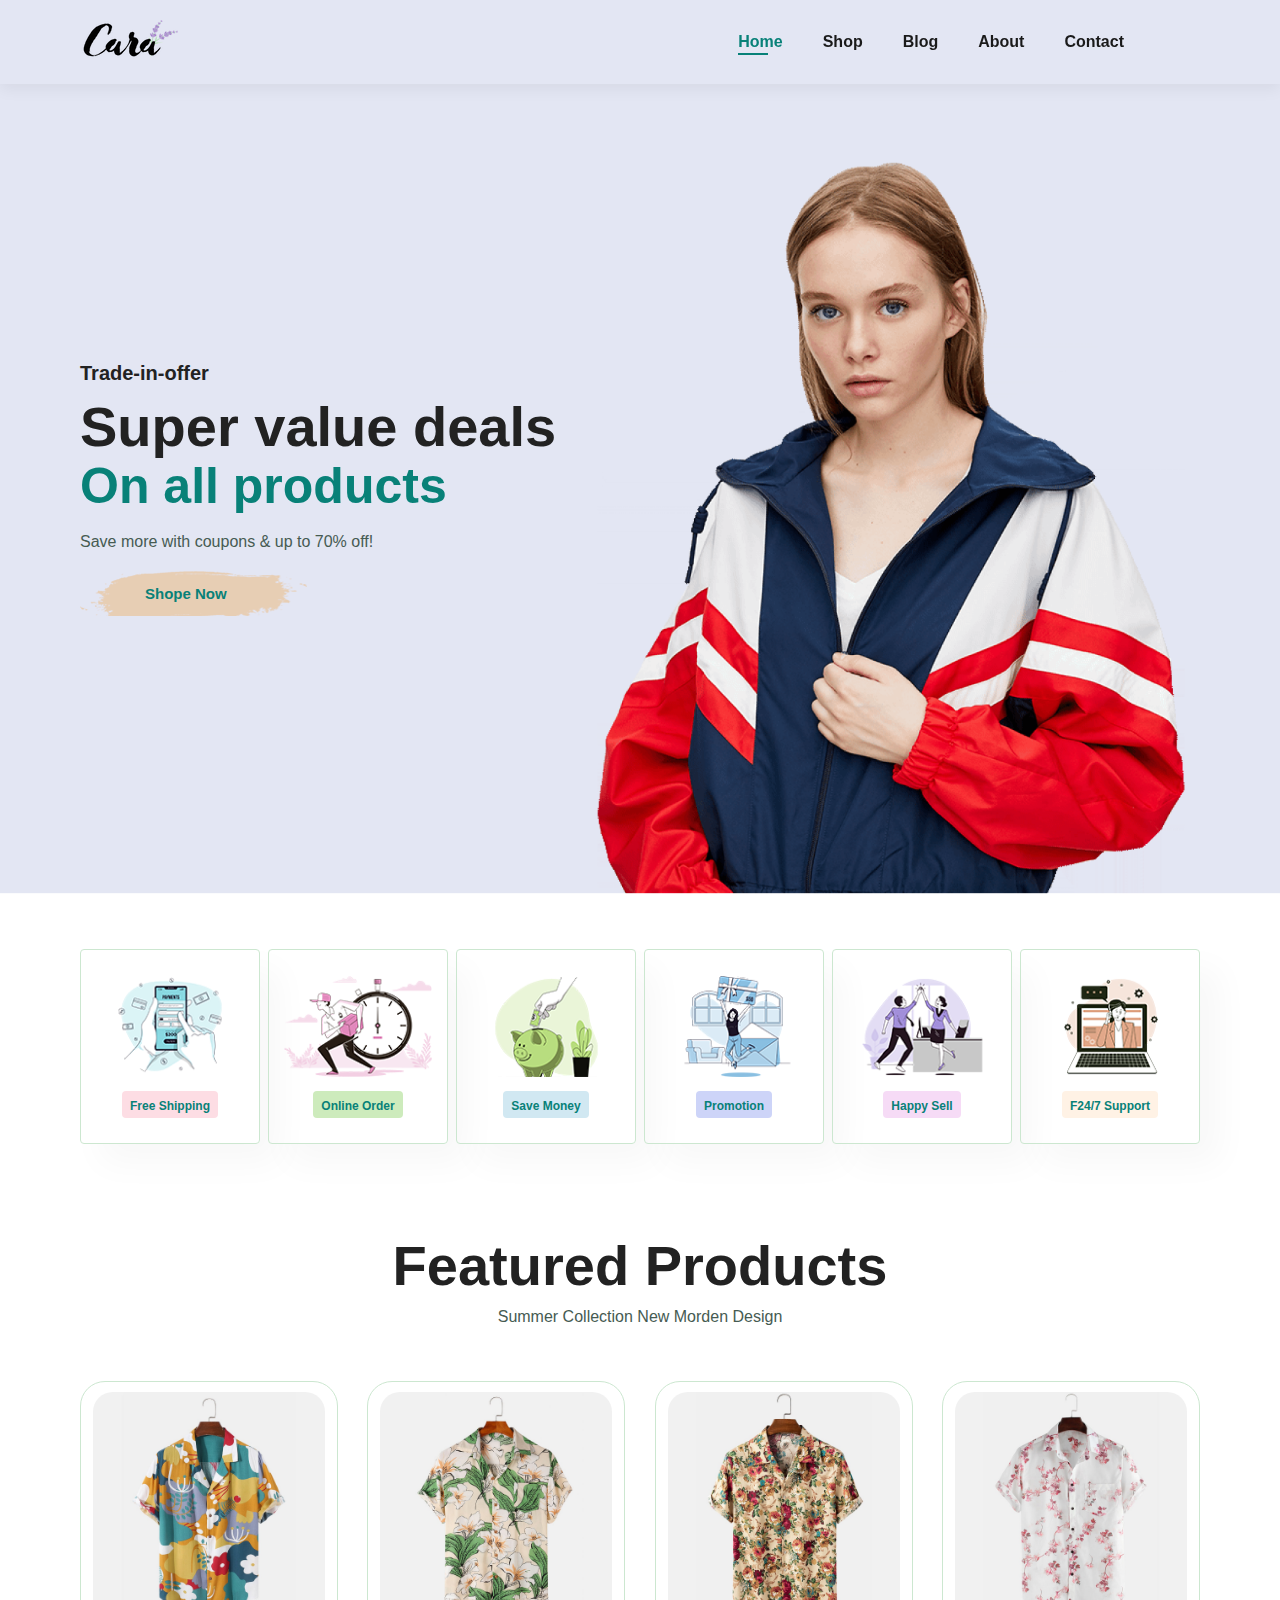
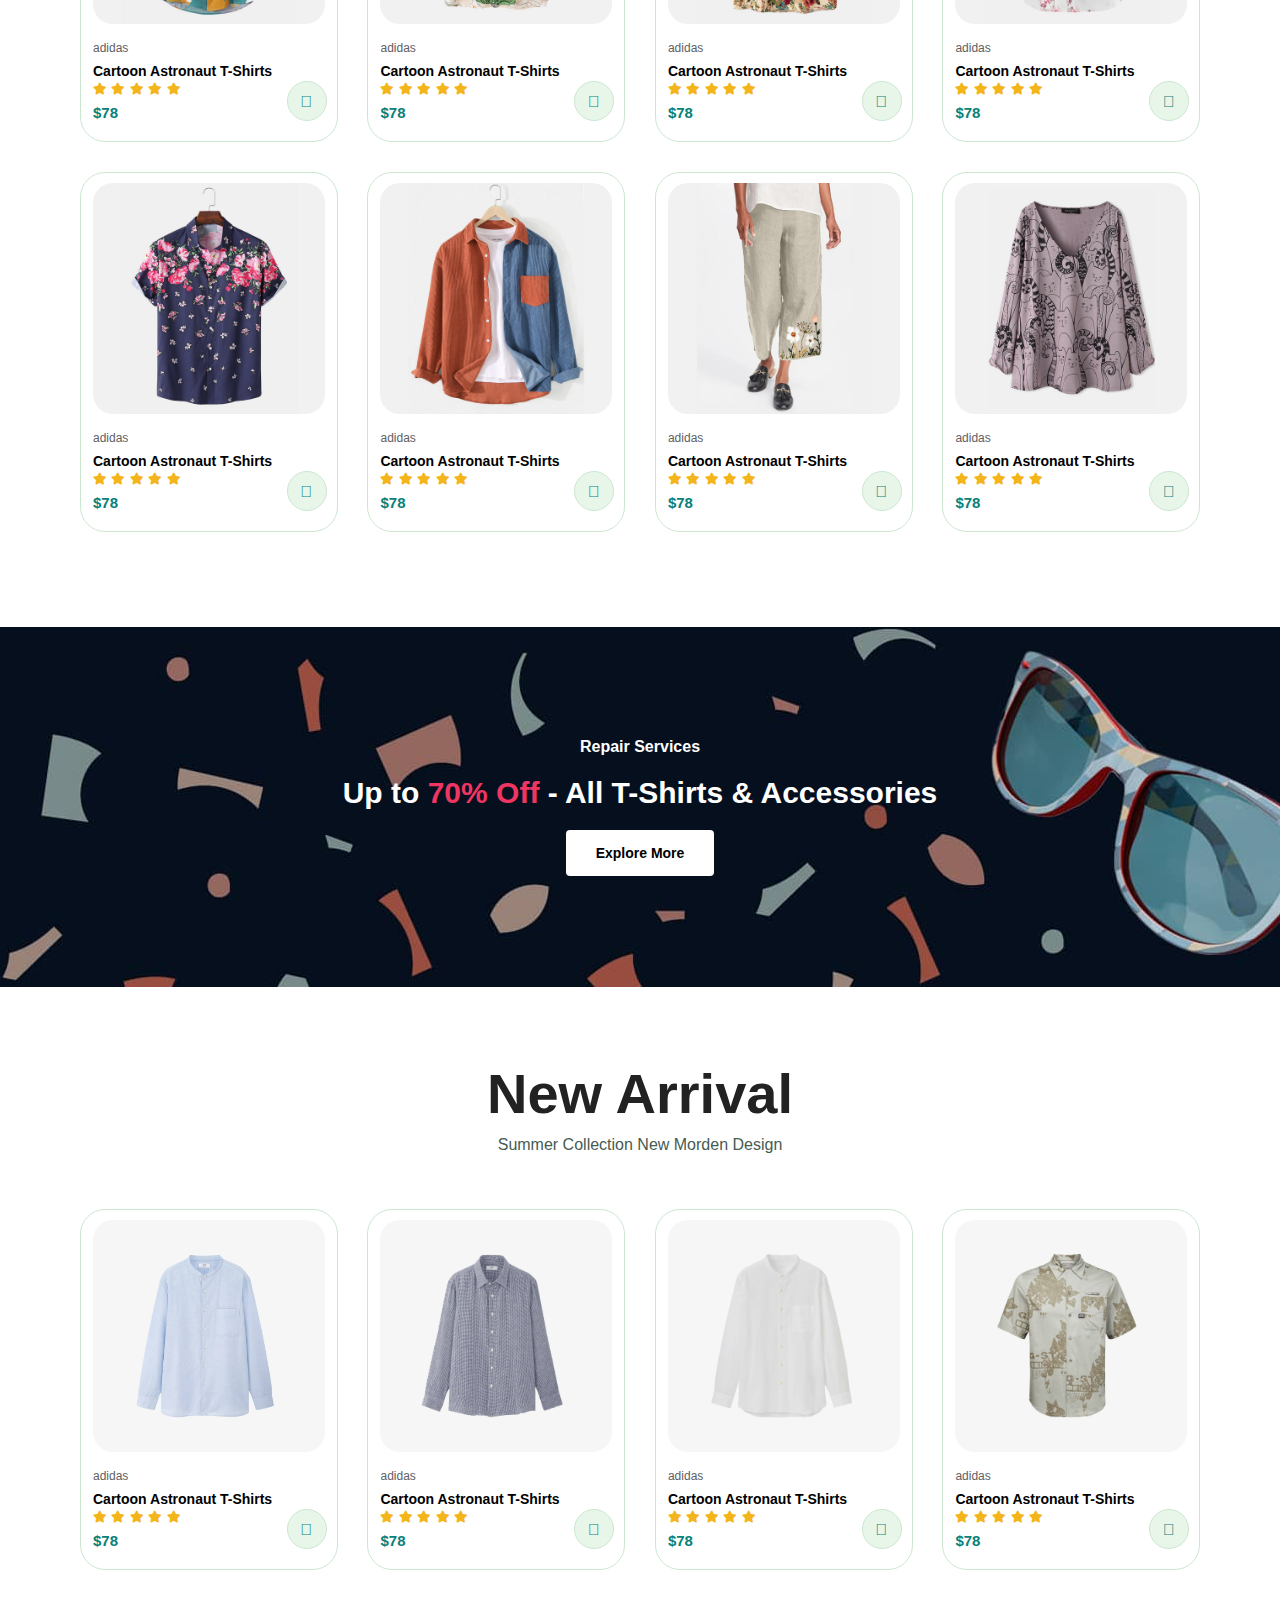
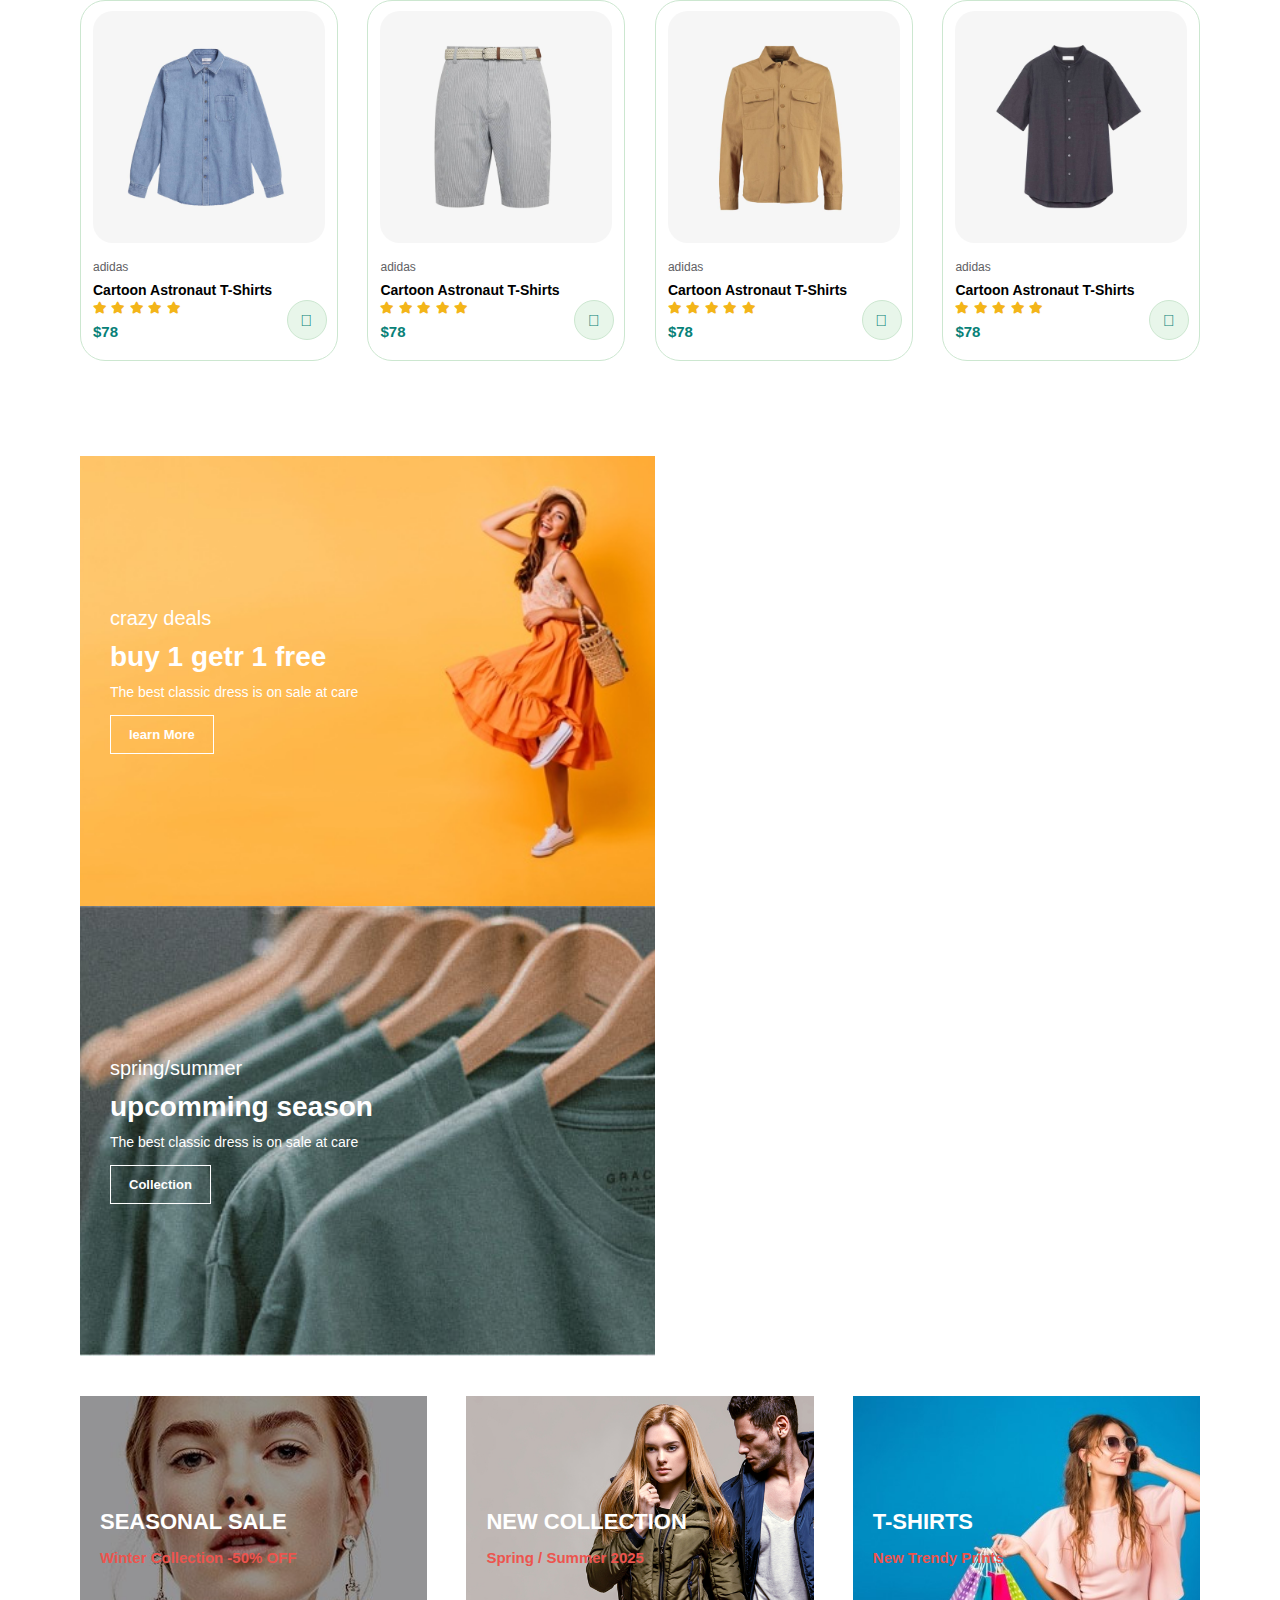
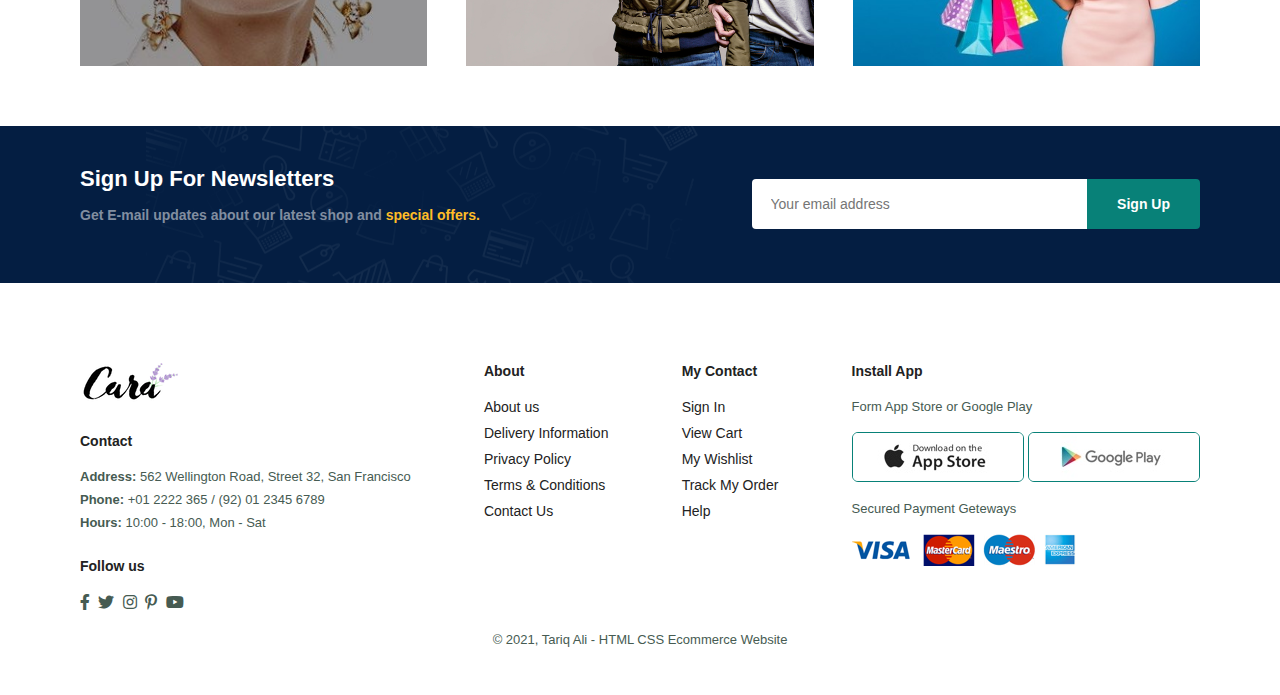
<file: E commerece/index.html>
<!DOCTYPE html>
<html lang="en">

<head>
    <meta charset="UTF-8">
    <meta name="viewport" content="width=device-width, initial-scale=1.0">
    <title>Ecommerce Website</title>
    <link rel="stylesheet" href="https://pro.fontawesome.com/releases/v5.10.0/css/all.css" />
    <link rel="stylesheet" href="style.css">
    <link rel="stylesheet" href="cursor.css">
    <link rel="shortcut icon" href="img/fff-removebg-preview.png" type="image/x-icon">
</head>

<body>
    <div class="cursor-dot" data-cursor-dot></div>
    <div class="cursor-outline" data-cursor-outline></div>
    <section id="header">
        <a href="index.html"><img src="img/logo.png" class="logo"></a>

        <div>
            <ul id="navbar">
                <li><a class="active" href="index.html">Home</a></li>
                <li><a href="shop.html">Shop</a></li>
                <li><a href="blog.html">Blog</a></li>
                <li><a href="about.html">About</a></li>
                <li><a href="contact.html">Contact</a></li>
                <li id="lg-bag" ><a href="cart.html"><i class="far fa-shopping-bag"></i></a></li>
                <a href="#" id="close"><i class="far fa-times"></i></a>
            </ul>
        </div>
        <div class="mobile">
            <a href="cart.html"><i class="far fa-shopping-bag"></i></a>
            <i id="bar" class="fas fa-outdent"></i>
        </div>
    </section>
    <section id="hero">
        <h4>Trade-in-offer</h4>
        <h2>Super value deals</h2>
        <h1>On all products</h1>
        <p>Save more with coupons & up to 70% off!</p>
        <button class="hover">Shope Now</button>
    </section>
    <section id="feature" class="section-p1">
        <div class="fe-box">
            <img src="img/features/f1.png" alt="">
            <h6>Free Shipping</h6>
        </div>
        <div class="fe-box">
            <img src="img/features/f2.png" alt="">
            <h6>Online Order</h6>
        </div>
        <div class="fe-box">
            <img src="img/features/f3.png" alt="">
            <h6>Save Money</h6>
        </div>
        <div class="fe-box">
            <img src="img/features/f4.png" alt="">
            <h6>Promotion</h6>
        </div>
        <div class="fe-box">
            <img src="img/features/f5.png" alt="">
            <h6>Happy Sell</h6>
        </div>
        <div class="fe-box">
            <img src="img/features/f6.png" alt="">
            <h6>F24/7 Support</h6>
        </div>
    </section>
    <section id="product1" class="section-p1">
        <h2>Featured Products</h2>
        <p>Summer Collection New Morden Design</p>
        <div class="pro-container">
        <div class="pro">
            <img src="img/products/f1.jpg" alt="">
            <div class="des">
                <span>adidas</span>
                <h5>Cartoon Astronaut T-Shirts</h5>
                <div class="star">
                    <i class="fas fa-star"></i>
                    <i class="fas fa-star"></i>
                    <i class="fas fa-star"></i>
                    <i class="fas fa-star"></i>
                    <i class="fas fa-star"></i>
                </div>
                <h4> $78 </h4>
            </div>
            <a href="#"><i class="fal fa-shopping-cart cart"></i></a>
        </div>
        <div class="pro">
            <img src="img/products/f2.jpg" alt="">
            <div class="des">
                <span>adidas</span>
                <h5>Cartoon Astronaut T-Shirts</h5>
                <div class="star">
                    <i class="fas fa-star"></i>
                    <i class="fas fa-star"></i>
                    <i class="fas fa-star"></i>
                    <i class="fas fa-star"></i>
                    <i class="fas fa-star"></i>
                </div>
                <h4> $78 </h4>
            </div>
            <a href="#"><i class="fal fa-shopping-cart cart"></i></a>
        </div>
        <div class="pro">
            <img src="img/products/f3.jpg" alt="">
            <div class="des">
                <span>adidas</span>
                <h5>Cartoon Astronaut T-Shirts</h5>
                <div class="star">
                    <i class="fas fa-star"></i>
                    <i class="fas fa-star"></i>
                    <i class="fas fa-star"></i>
                    <i class="fas fa-star"></i>
                    <i class="fas fa-star"></i>
                </div>
                <h4> $78 </h4>
            </div>
            <a href="#"><i class="fal fa-shopping-cart cart"></i></a>
        </div>
        <div class="pro">
            <img src="img/products/f4.jpg" alt="">
            <div class="des">
                <span>adidas</span>
                <h5>Cartoon Astronaut T-Shirts</h5>
                <div class="star">
                    <i class="fas fa-star"></i>
                    <i class="fas fa-star"></i>
                    <i class="fas fa-star"></i>
                    <i class="fas fa-star"></i>
                    <i class="fas fa-star"></i>
                </div>
                <h4> $78 </h4>
            </div>
            <a href="#"><i class="fal fa-shopping-cart cart"></i></a>
        </div>
        <div class="pro">
            <img src="img/products/f5.jpg" alt="">
            <div class="des">
                <span>adidas</span>
                <h5>Cartoon Astronaut T-Shirts</h5>
                <div class="star">
                    <i class="fas fa-star"></i>
                    <i class="fas fa-star"></i>
                    <i class="fas fa-star"></i>
                    <i class="fas fa-star"></i>
                    <i class="fas fa-star"></i>
                </div>
                <h4> $78 </h4>
            </div>
            <a href="#"><i class="fal fa-shopping-cart cart"></i></a>
        </div>
        <div class="pro">
            <img src="img/products/f6.jpg" alt="">
            <div class="des">
                <span>adidas</span>
                <h5>Cartoon Astronaut T-Shirts</h5>
                <div class="star">
                    <i class="fas fa-star"></i>
                    <i class="fas fa-star"></i>
                    <i class="fas fa-star"></i>
                    <i class="fas fa-star"></i>
                    <i class="fas fa-star"></i>
                </div>
                <h4> $78 </h4>
            </div>
            <a href="#"><i class="fal fa-shopping-cart cart"></i></a>
        </div>
        <div class="pro">
            <img src="img/products/f7.jpg" alt="">
            <div class="des">
                <span>adidas</span>
                <h5>Cartoon Astronaut T-Shirts</h5>
                <div class="star">
                    <i class="fas fa-star"></i>
                    <i class="fas fa-star"></i>
                    <i class="fas fa-star"></i>
                    <i class="fas fa-star"></i>
                    <i class="fas fa-star"></i>
                </div>
                <h4> $78 </h4>
            </div>
            <a href="#"><i class="fal fa-shopping-cart cart"></i></a>
        </div>
        <div class="pro">
            <img src="img/products/f8.jpg" alt="">
            <div class="des">
                <span>adidas</span>
                <h5>Cartoon Astronaut T-Shirts</h5>
                <div class="star">
                    <i class="fas fa-star"></i>
                    <i class="fas fa-star"></i>
                    <i class="fas fa-star"></i>
                    <i class="fas fa-star"></i>
                    <i class="fas fa-star"></i>
                </div>
                <h4> $78 </h4>
            </div>
            <a href="#"><i class="fal fa-shopping-cart cart"></i></a>
        </div>
        </div>
    </section>
    <section id="banner" class="section-m1">
        <h4>Repair Services</h4>
        <h2>Up to <span>70% Off</span> - All T-Shirts & Accessories</h2>
        <button class="normal">Explore More</button>
    </section>
    <section id="product1" class="section-p1">
        <h2>New Arrival</h2>
        <p>Summer Collection New Morden Design</p>
        <div class="pro-container">
        <div class="pro">
            <img src="img/products/n1.jpg" alt="">
            <div class="des">
                <span>adidas</span>
                <h5>Cartoon Astronaut T-Shirts</h5>
                <div class="star">
                    <i class="fas fa-star"></i>
                    <i class="fas fa-star"></i>
                    <i class="fas fa-star"></i>
                    <i class="fas fa-star"></i>
                    <i class="fas fa-star"></i>
                </div>
                <h4> $78 </h4>
            </div>
            <a href="#"><i class="fal fa-shopping-cart cart"></i></a>
        </div>
        <div class="pro">
            <img src="img/products/n2.jpg" alt="">
            <div class="des">
                <span>adidas</span>
                <h5>Cartoon Astronaut T-Shirts</h5>
                <div class="star">
                    <i class="fas fa-star"></i>
                    <i class="fas fa-star"></i>
                    <i class="fas fa-star"></i>
                    <i class="fas fa-star"></i>
                    <i class="fas fa-star"></i>
                </div>
                <h4> $78 </h4>
            </div>
            <a href="#"><i class="fal fa-shopping-cart cart"></i></a>
        </div>
        <div class="pro">
            <img src="img/products/n3.jpg" alt="">
            <div class="des">
                <span>adidas</span>
                <h5>Cartoon Astronaut T-Shirts</h5>
                <div class="star">
                    <i class="fas fa-star"></i>
                    <i class="fas fa-star"></i>
                    <i class="fas fa-star"></i>
                    <i class="fas fa-star"></i>
                    <i class="fas fa-star"></i>
                </div>
                <h4> $78 </h4>
            </div>
            <a href="#"><i class="fal fa-shopping-cart cart"></i></a>
        </div>
        <div class="pro">
            <img src="img/products/n4.jpg" alt="">
            <div class="des">
                <span>adidas</span>
                <h5>Cartoon Astronaut T-Shirts</h5>
                <div class="star">
                    <i class="fas fa-star"></i>
                    <i class="fas fa-star"></i>
                    <i class="fas fa-star"></i>
                    <i class="fas fa-star"></i>
                    <i class="fas fa-star"></i>
                </div>
                <h4> $78 </h4>
            </div>
            <a href="#"><i class="fal fa-shopping-cart cart"></i></a>
        </div>
        <div class="pro">
            <img src="img/products/n5.jpg" alt="">
            <div class="des">
                <span>adidas</span>
                <h5>Cartoon Astronaut T-Shirts</h5>
                <div class="star">
                    <i class="fas fa-star"></i>
                    <i class="fas fa-star"></i>
                    <i class="fas fa-star"></i>
                    <i class="fas fa-star"></i>
                    <i class="fas fa-star"></i>
                </div>
                <h4> $78 </h4>
            </div>
            <a href="#"><i class="fal fa-shopping-cart cart"></i></a>
        </div>
        <div class="pro">
            <img src="img/products/n6.jpg" alt="">
            <div class="des">
                <span>adidas</span>
                <h5>Cartoon Astronaut T-Shirts</h5>
                <div class="star">
                    <i class="fas fa-star"></i>
                    <i class="fas fa-star"></i>
                    <i class="fas fa-star"></i>
                    <i class="fas fa-star"></i>
                    <i class="fas fa-star"></i>
                </div>
                <h4> $78 </h4>
            </div>
            <a href="#"><i class="fal fa-shopping-cart cart"></i></a>
        </div>
        <div class="pro">
            <img src="img/products/n7.jpg" alt="">
            <div class="des">
                <span>adidas</span>
                <h5>Cartoon Astronaut T-Shirts</h5>
                <div class="star">
                    <i class="fas fa-star"></i>
                    <i class="fas fa-star"></i>
                    <i class="fas fa-star"></i>
                    <i class="fas fa-star"></i>
                    <i class="fas fa-star"></i>
                </div>
                <h4> $78 </h4>
            </div>
            <a href="#"><i class="fal fa-shopping-cart cart"></i></a>
        </div>
        <div class="pro">
            <img src="img/products/n8.jpg" alt="">
            <div class="des">
                <span>adidas</span>
                <h5>Cartoon Astronaut T-Shirts</h5>
                <div class="star">
                    <i class="fas fa-star"></i>
                    <i class="fas fa-star"></i>
                    <i class="fas fa-star"></i>
                    <i class="fas fa-star"></i>
                    <i class="fas fa-star"></i>
                </div>
                <h4> $78 </h4>
            </div>
            <a href="#"><i class="fal fa-shopping-cart cart"></i></a>
        </div>
        </div>
    </section>
    <section id="sm-banner" class="section-p1">
        <div class="banner-box">
            <h4>crazy deals</h4>
            <h2>buy 1 getr 1 free</h2>
            <span>The best classic dress is on sale at care</span>
            <button class="white">learn More</button>
        </div>
        <div class="banner-box banner-box2">
            <h4>spring/summer</h4>
            <h2>upcomming season</h2>
            <span>The best classic dress is on sale at care</span>
            <button class="white">Collection</button>
        </div>
    </section>
    <section id="banner3">
        <div class="banner-box">
            <h2>SEASONAL SALE</h2>
            <h3>Winter Collection -50% OFF</h3>
        </div>
        <div class="banner-box banner-box2">
            <h2>NEW COLLECTION</h2>
            <h3>Spring / Summer 2025</h3>
        </div>
        <div class="banner-box banner-box3">
            <h2>T-SHIRTS</h2>
            <h3>New Trendy Prints</h3>
        </div>
    </section>
    <section id="newsletter"  class="section-p1 section-m1">
        <div class="newstext">
            <h4>Sign Up For Newsletters</h4>
            <p>Get E-mail updates about our latest shop and <span>special offers.</span> </p>
        </div>
        <div class="form">
            <input type="text" placeholder="Your email address">
            <button class="normal">Sign Up</button>
        </div>
    </section>
    <footer class="section-p1">
        <div class="col">
            <img class="logo" src="img/logo.png" alt="">
            <h4>Contact</h4>
            <p><strong>Address:</strong> 562 Wellington Road, Street 32, San Francisco</p>
            <p><strong>Phone:</strong> +01 2222 365 / (92) 01 2345 6789</p>
            <p><strong>Hours:</strong> 10:00 - 18:00, Mon - Sat</p>
            <div class="follow">
                <h4>Follow us</h4>
                <div class="icon">
                    <i class="fab fa-facebook-f"></i>
                    <i class="fab fa-twitter"></i>
                    <i class="fab fa-instagram"></i>
                    <i class="fab fa-pinterest-p"></i>
                    <i class="fab fa-youtube"></i>
                </div>
            </div>
        </div>

        <div class="col">
            <h4>About</h4>
            <a href="#">About us</a>
            <a href="#">Delivery Information</a>
            <a href="#">Privacy Policy</a>
            <a href="#">Terms & Conditions</a>
            <a href="#">Contact Us</a>
        </div>

        <div class="col">
            <h4>My Contact</h4>
            <a href="#">Sign In</a>
            <a href="#">View Cart</a>
            <a href="#">My Wishlist</a>
            <a href="#">Track My Order</a>
            <a href="#">Help</a>
        </div>

        <div class="col install">
            <h4>Install App</h4>
            <p>Form App Store or Google Play</p>
            <div class="row">
                <img src="img/pay/app.jpg" alt="">
                <img src="img/pay/play.jpg" alt="">
            </div>
            <p>Secured Payment Geteways</p>
            <img src="img/pay/pay.png" alt="">
        </div>
        

        <div class="copyright">
            <p>© 2021, Tariq Ali - HTML CSS Ecommerce Website</p>
        </div>
    </footer>

    <script src="cursor.js"></script>
    <script src="script.js"></script>
</body>

</html>
</file>
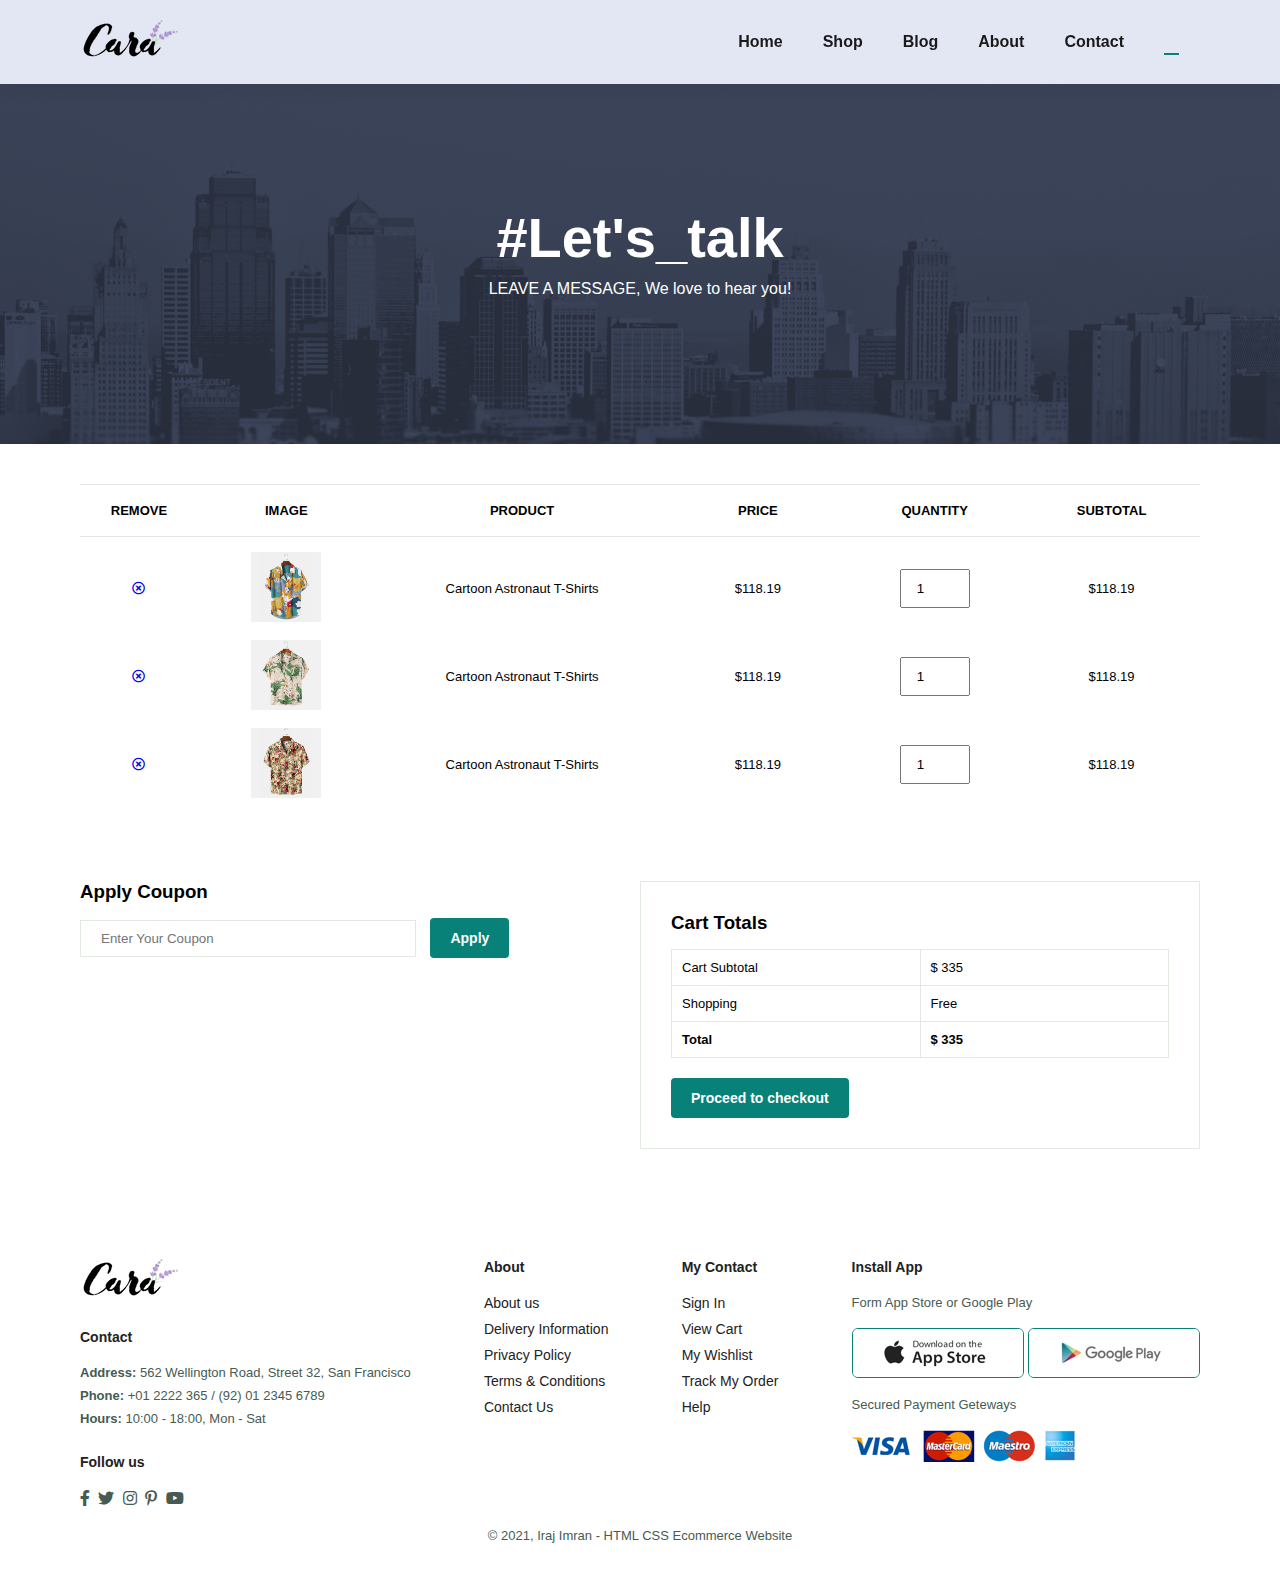
<file: E commerece/cart.html>
<!DOCTYPE html>
<html lang="en">

<head>
    <meta charset="UTF-8">
    <meta http-equiv="X-UA-Compatible" content="IE=edge">
    <meta name="viewport" content="width=device-width, initial-scale=1.0">
    <title> Ecommerce Website</title>
    <link rel="stylesheet" href="https://pro.fontawesome.com/releases/v5.10.0/css/all.css" />
    <link rel="shortcut icon" href="img/fff-removebg-preview.png" type="image/x-icon">
    <link rel="stylesheet" href="style.css">
    <link rel="stylesheet" href="cursor.css">
</head>

<body>

    <section id="header">
        <a href="index.html"><img src="img/logo.png" class="logo"></a>

        <div>
            <ul id="navbar">
                <li><a href="index.html">Home</a></li>
                <li><a href="shop.html">Shop</a></li>
                <li><a href="blog.html">Blog</a></li>
                <li><a href="about.html">About</a></li>
                <li><a href="contact.html">Contact</a></li>
                <li id="lg-bag"><a class="active haf" href="cart.html"><i class="far fa-shopping-bag"></i></a></li>
                <a href="#" id="close"><i class="far fa-times"></i></a>
            </ul>
        </div>
        <div class="mobile">
            <a href="cart.html"><i class="far fa-shopping-bag"></i></a>
            <i id="bar" class="fas fa-outdent"></i>
        </div>
    </section>

    <section id="page-header" class="about-header">
        <h2>#Let's_talk</h2>
        <p>LEAVE A MESSAGE, We love to hear you!</p>
    </section>

    <section id="cart" class="section-p1">
        <table width="100%">
            <thead>
                <tr>
                    <td>Remove</td>
                    <td>Image</td>
                    <td>Product</td>
                    <td>Price</td>
                    <td>Quantity</td>
                    <td>Subtotal</td>
                </tr>
            </thead>
            <tbody>
                <tr>
                    <td><a href="#"><i class="far fa-times-circle"></i></a></td>
                    <td><img src="img/products/f1.jpg" alt=""></td>
                    <td>Cartoon Astronaut T-Shirts</td>
                    <td>$118.19</td>
                    <td><input type="number" value="1"></td>
                    <td>$118.19</td>
                </tr>
                <tr>
                    <td><a href="#"><i class="far fa-times-circle"></i></a></td>
                    <td><img src="img/products/f2.jpg" alt=""></td>
                    <td>Cartoon Astronaut T-Shirts</td>
                    <td>$118.19</td>
                    <td><input type="number" value="1"></td>
                    <td>$118.19</td>
                </tr>
                <tr>
                    <td><a href="#"><i class="far fa-times-circle"></i></a></td>
                    <td><img src="img/products/f3.jpg" alt=""></td>
                    <td>Cartoon Astronaut T-Shirts</td>
                    <td>$118.19</td>
                    <td><input type="number" value="1"></td>
                    <td>$118.19</td>
                </tr>
            </tbody>
        </table>
    </section>

    <section id="cart-add" class="section-p1">
        <div id="coupon">
            <h3>Apply Coupon</h3>
            <div>
                <input type="text" placeholder="Enter Your Coupon">
                <button class="normal">Apply</button>
            </div>
        </div>

        <div id="subtotal">
            <h3>Cart Totals</h3>
            <table>
                <tr>
                    <td>Cart Subtotal</td>
                    <td>$ 335</td>
                </tr>
                <tr>
                    <td>Shopping</td>
                    <td>Free</td>
                </tr>
                <tr>
                    <td><strong>Total</strong></td>
                    <td><strong>$ 335</strong></td>
                </tr>
            </table>
            <button class="normal">Proceed to checkout</button>
        </div>
    </section>

    <footer class="section-p1">
        <div class="col">
            <img class="logo" src="img/logo.png" alt="">
            <h4>Contact</h4>
            <p><strong>Address:</strong> 562 Wellington Road, Street 32, San Francisco</p>
            <p><strong>Phone:</strong> +01 2222 365 / (92) 01 2345 6789</p>
            <p><strong>Hours:</strong> 10:00 - 18:00, Mon - Sat</p>
            <div class="follow">
                <h4>Follow us</h4>
                <div class="icon">
                    <i class="fab fa-facebook-f"></i>
                    <i class="fab fa-twitter"></i>
                    <i class="fab fa-instagram"></i>
                    <i class="fab fa-pinterest-p"></i>
                    <i class="fab fa-youtube"></i>
                </div>
            </div>
        </div>

        <div class="col">
            <h4>About</h4>
            <a href="#">About us</a>
            <a href="#">Delivery Information</a>
            <a href="#">Privacy Policy</a>
            <a href="#">Terms & Conditions</a>
            <a href="#">Contact Us</a>
        </div>

        <div class="col">
            <h4>My Contact</h4>
            <a href="#">Sign In</a>
            <a href="#">View Cart</a>
            <a href="#">My Wishlist</a>
            <a href="#">Track My Order</a>
            <a href="#">Help</a>
        </div>

        <div class="col install">
            <h4>Install App</h4>
            <p>Form App Store or Google Play</p>
            <div class="row">
                <img src="img/pay/app.jpg" alt="">
                <img src="img/pay/play.jpg" alt="">
            </div>
            <p>Secured Payment Geteways</p>
            <img src="img/pay/pay.png" alt="">
        </div>


        <div class="copyright">
            <p>© 2021, Iraj Imran - HTML CSS Ecommerce Website</p>
        </div>
    </footer>


    <script src="script.js"></script>
    <script src="cursor.js"></script>
</body>

</html>
</file>
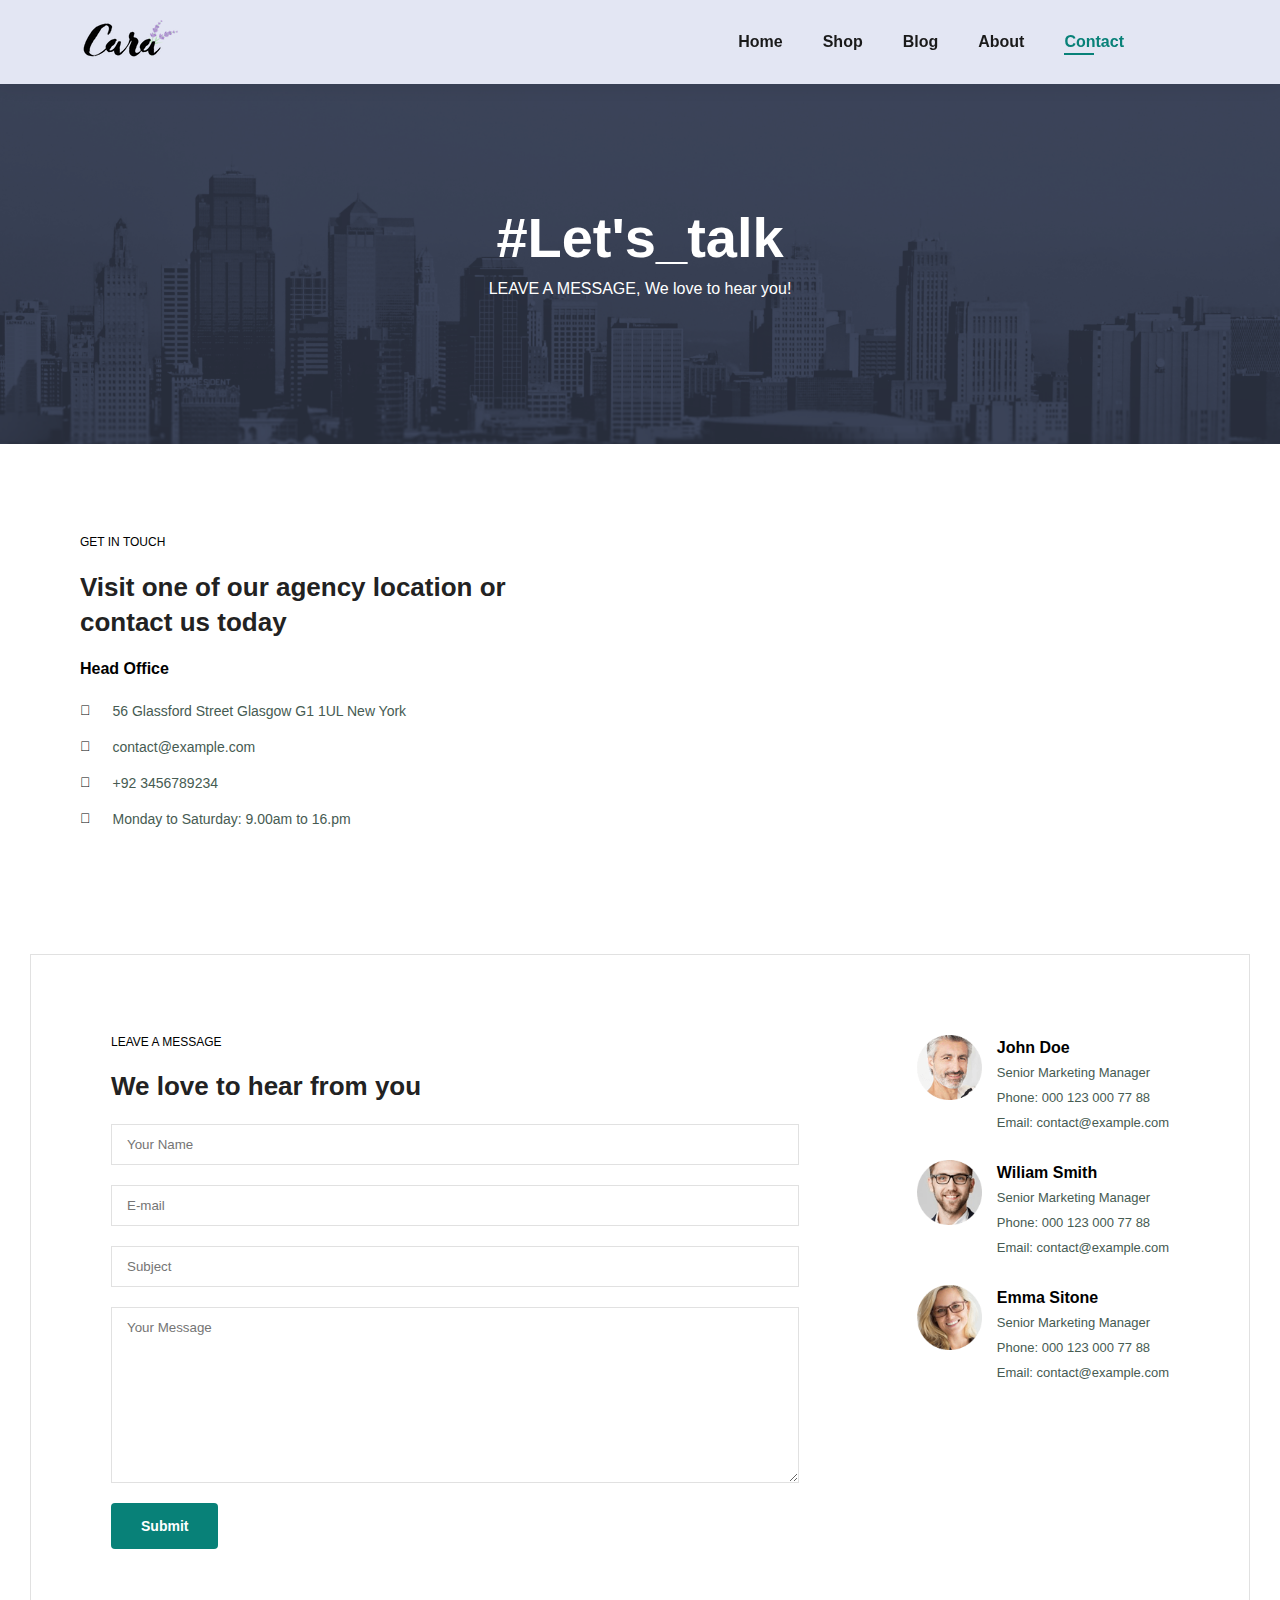
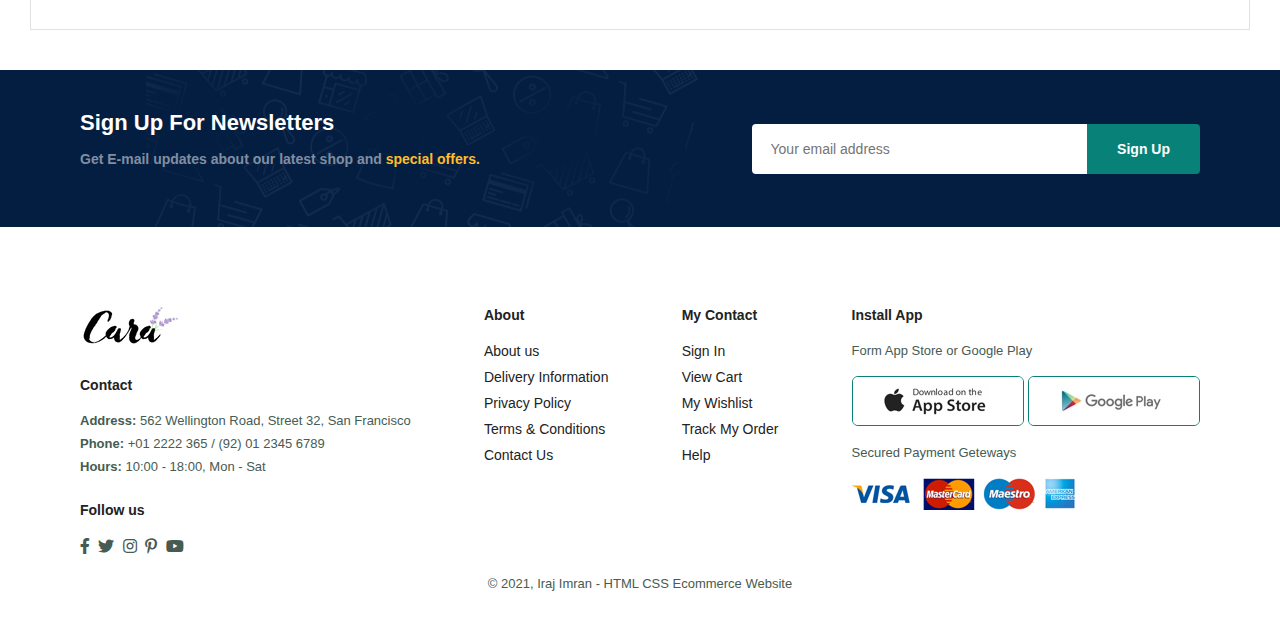
<file: E commerece/contact.html>
<!DOCTYPE html>
<html lang="en">

<head>
    <meta charset="UTF-8">
    <meta http-equiv="X-UA-Compatible" content="IE=edge">
    <meta name="viewport" content="width=device-width, initial-scale=1.0">
    <title> Ecommerce Website</title>
    <link rel="stylesheet" href="https://pro.fontawesome.com/releases/v5.10.0/css/all.css" />
    <link rel="shortcut icon" href="img/fff-removebg-preview.png" type="image/x-icon">
    <link rel="stylesheet" href="style.css">
    <link rel="stylesheet" href="cursor.css">
</head>

<body>

    <section id="header">
        <a href="index.html"><img src="img/logo.png" class="logo"></a>

        <div>
            <ul id="navbar">
                <li><a href="index.html">Home</a></li>
                <li><a href="shop.html">Shop</a></li>
                <li><a href="blog.html">Blog</a></li>
                <li><a href="about.html">About</a></li>
                <li><a class="active" href="contact.html">Contact</a></li>
                <li id="lg-bag"><a href="cart.html"><i class="far fa-shopping-bag"></i></a></li>
                <a href="#" id="close"><i class="far fa-times"></i></a>
            </ul>
        </div>
        <div class="mobile">
            <a href="cart.html"><i class="far fa-shopping-bag"></i></a>
            <i id="bar" class="fas fa-outdent"></i>
        </div>
    </section>

    <section id="page-header" class="about-header">
        <h2>#Let's_talk</h2>
        <p>LEAVE A MESSAGE, We love to hear you!</p>
    </section>

    <section id="contact-details" class="section-p1">
        <div class="details">
            <span>GET IN TOUCH</span>
            <h2>Visit one of our agency location or contact us today</h2>
            <h3>Head Office</h3>
            <div>
                <li>
                    <i class="fal fa-map"></i>
                        <p>56 Glassford Street Glasgow G1 1UL New York</p>
                    
                </li>
                <li>
                    <i class="fal fa-envelope"></i>
                        <p>contact@example.com</p>
                    
                </li>
                <li>
                    <i class="fal fa-phone-alt"></i>
                        <p>+92 3456789234</p>
                    
                </li>
                <li>
                    <i class="fal fa-clock"></i>
                        <p>Monday to Saturday: 9.00am to 16.pm</p>
                    
                </li>
            </div>
        </div>

        <div class="map">
            <iframe src="https://www.google.com/maps/embed?pb=!1m18!1m12!1m3!1d3401.1215509230624!2d74.34948570901817!3d31.52082134701601!2m3!1f0!2f0!3f0!3m2!1i1024!2i768!4f13.1!3m3!1m2!1s0x391904f8c765bccb%3A0xb4de1637adb11427!2sOxford%20University%20Press!5e0!3m2!1sen!2s!4v1745503954194!5m2!1sen!2s" width="600" height="450" style="border:0;" allowfullscreen="" loading="lazy" referrerpolicy="no-referrer-when-downgrade"></iframe>
        </div>
    </section>

    <section id="form-details">
        <form action="">
        <span>LEAVE A MESSAGE</span>
        <h2>We love to hear from you</h2>
        <input type="text" placeholder="Your Name">
        <input type="text" placeholder="E-mail">
        <input type="text" placeholder="Subject">
        <textarea name="" id="" cols="30" rows="10" placeholder="Your Message"></textarea>
        <button class="normal">Submit</button>
    </form>

    <div class="people">
        <div>
            <img src="img/people/1.png" alt="">
            <p><span>John Doe</span> Senior Marketing Manager <br> Phone: 000 123 000 77 88 <br> Email: contact@example.com</p>
        </div>
        <div>
            <img src="img/people/2.png" alt="">
            <p><span>Wiliam Smith</span> Senior Marketing Manager <br> Phone: 000 123 000 77 88 <br> Email: contact@example.com</p>
        </div>
        <div>
            <img src="img/people/3.png" alt="">
            <p><span>Emma Sitone</span> Senior Marketing Manager <br> Phone: 000 123 000 77 88 <br> Email: contact@example.com</p>
        </div>
    </div>
    </section>

    <section id="newsletter" class="section-p1 section-m1">
        <div class="newstext">
            <h4>Sign Up For Newsletters</h4>
            <p>Get E-mail updates about our latest shop and <span>special offers.</span> </p>
        </div>
        <div class="form">
            <input type="text" placeholder="Your email address">
            <button class="normal">Sign Up</button>
        </div>
    </section>

    <footer class="section-p1">
        <div class="col">
            <img class="logo" src="img/logo.png" alt="">
            <h4>Contact</h4>
            <p><strong>Address:</strong> 562 Wellington Road, Street 32, San Francisco</p>
            <p><strong>Phone:</strong> +01 2222 365 / (92) 01 2345 6789</p>
            <p><strong>Hours:</strong> 10:00 - 18:00, Mon - Sat</p>
            <div class="follow">
                <h4>Follow us</h4>
                <div class="icon">
                    <i class="fab fa-facebook-f"></i>
                    <i class="fab fa-twitter"></i>
                    <i class="fab fa-instagram"></i>
                    <i class="fab fa-pinterest-p"></i>
                    <i class="fab fa-youtube"></i>
                </div>
            </div>
        </div>

        <div class="col">
            <h4>About</h4>
            <a href="#">About us</a>
            <a href="#">Delivery Information</a>
            <a href="#">Privacy Policy</a>
            <a href="#">Terms & Conditions</a>
            <a href="#">Contact Us</a>
        </div>

        <div class="col">
            <h4>My Contact</h4>
            <a href="#">Sign In</a>
            <a href="#">View Cart</a>
            <a href="#">My Wishlist</a>
            <a href="#">Track My Order</a>
            <a href="#">Help</a>
        </div>

        <div class="col install">
            <h4>Install App</h4>
            <p>Form App Store or Google Play</p>
            <div class="row">
                <img src="img/pay/app.jpg" alt="">
                <img src="img/pay/play.jpg" alt="">
            </div>
            <p>Secured Payment Geteways</p>
            <img src="img/pay/pay.png" alt="">
        </div>


        <div class="copyright">
            <p>© 2021, Iraj Imran - HTML CSS Ecommerce Website</p>
        </div>
    </footer>


    <script src="script.js"></script>
    <script src="cursor.js"></script>
</body>

</html>
</file>
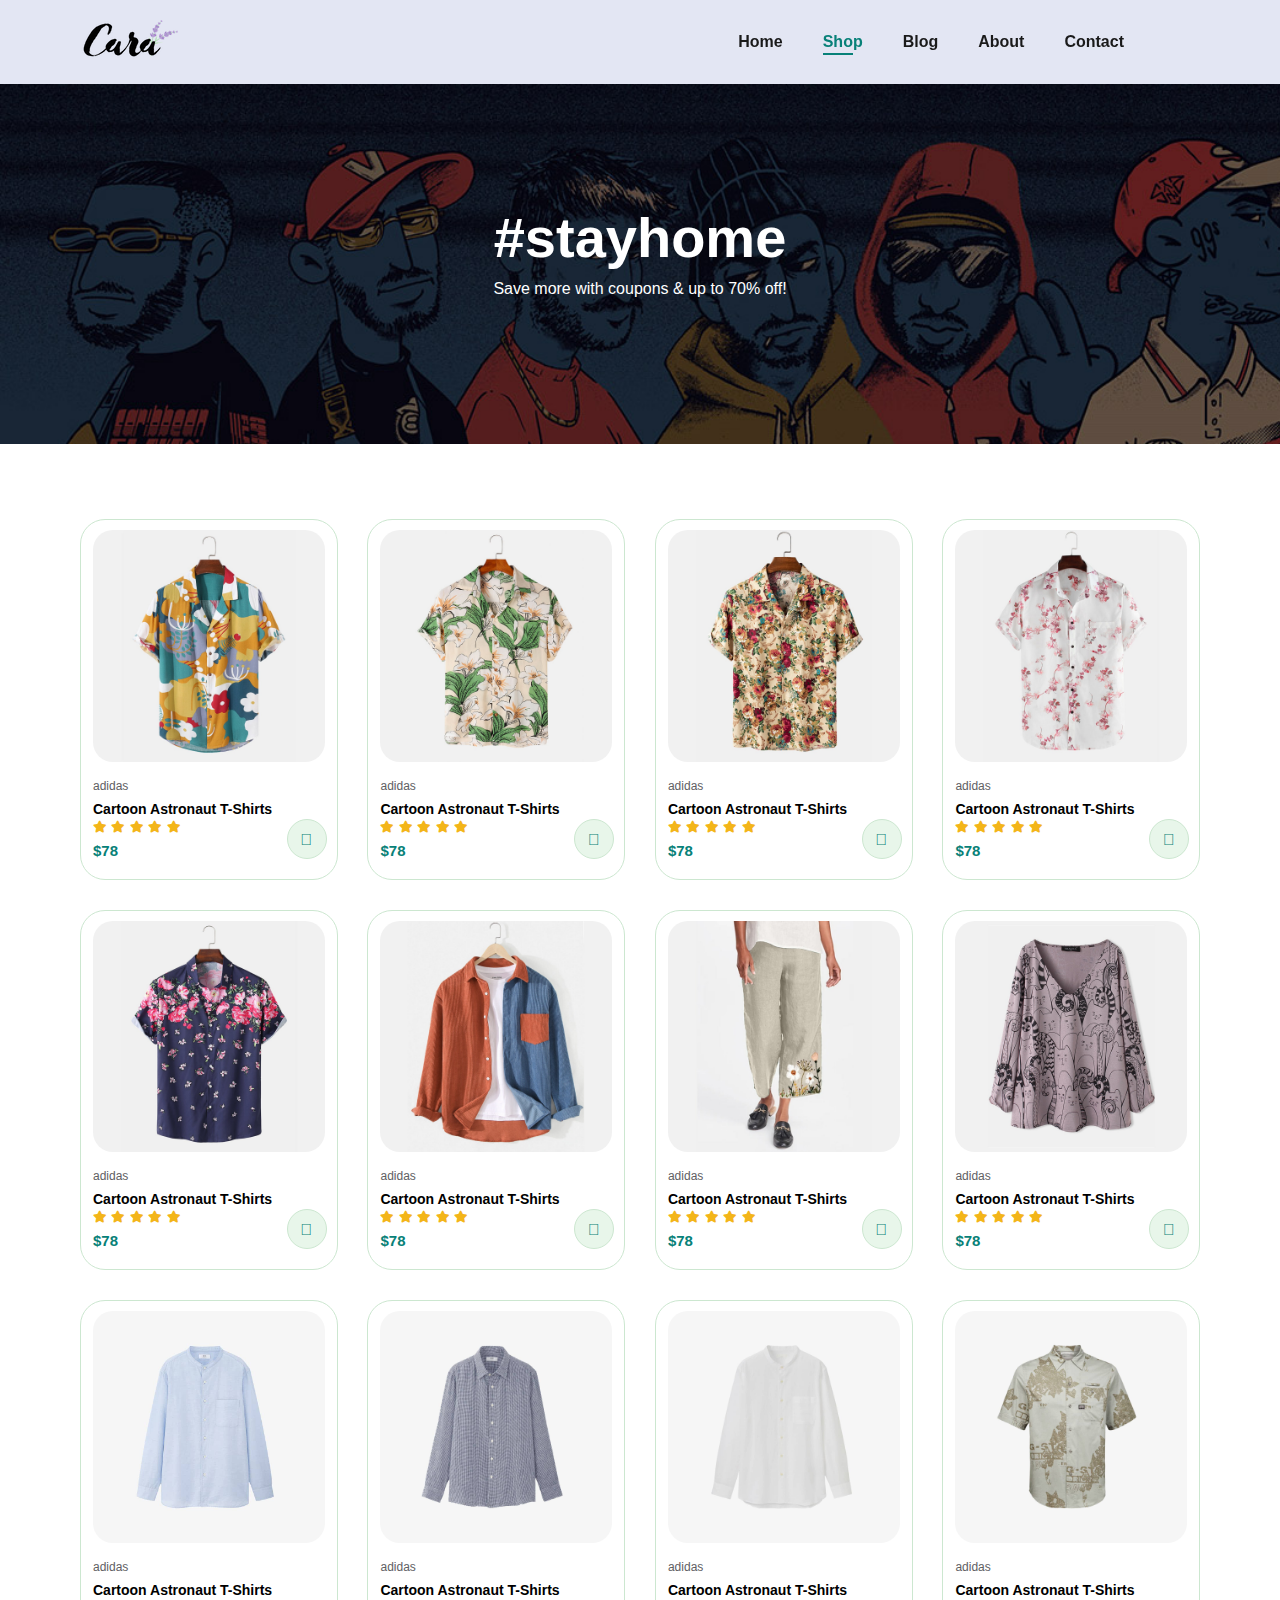
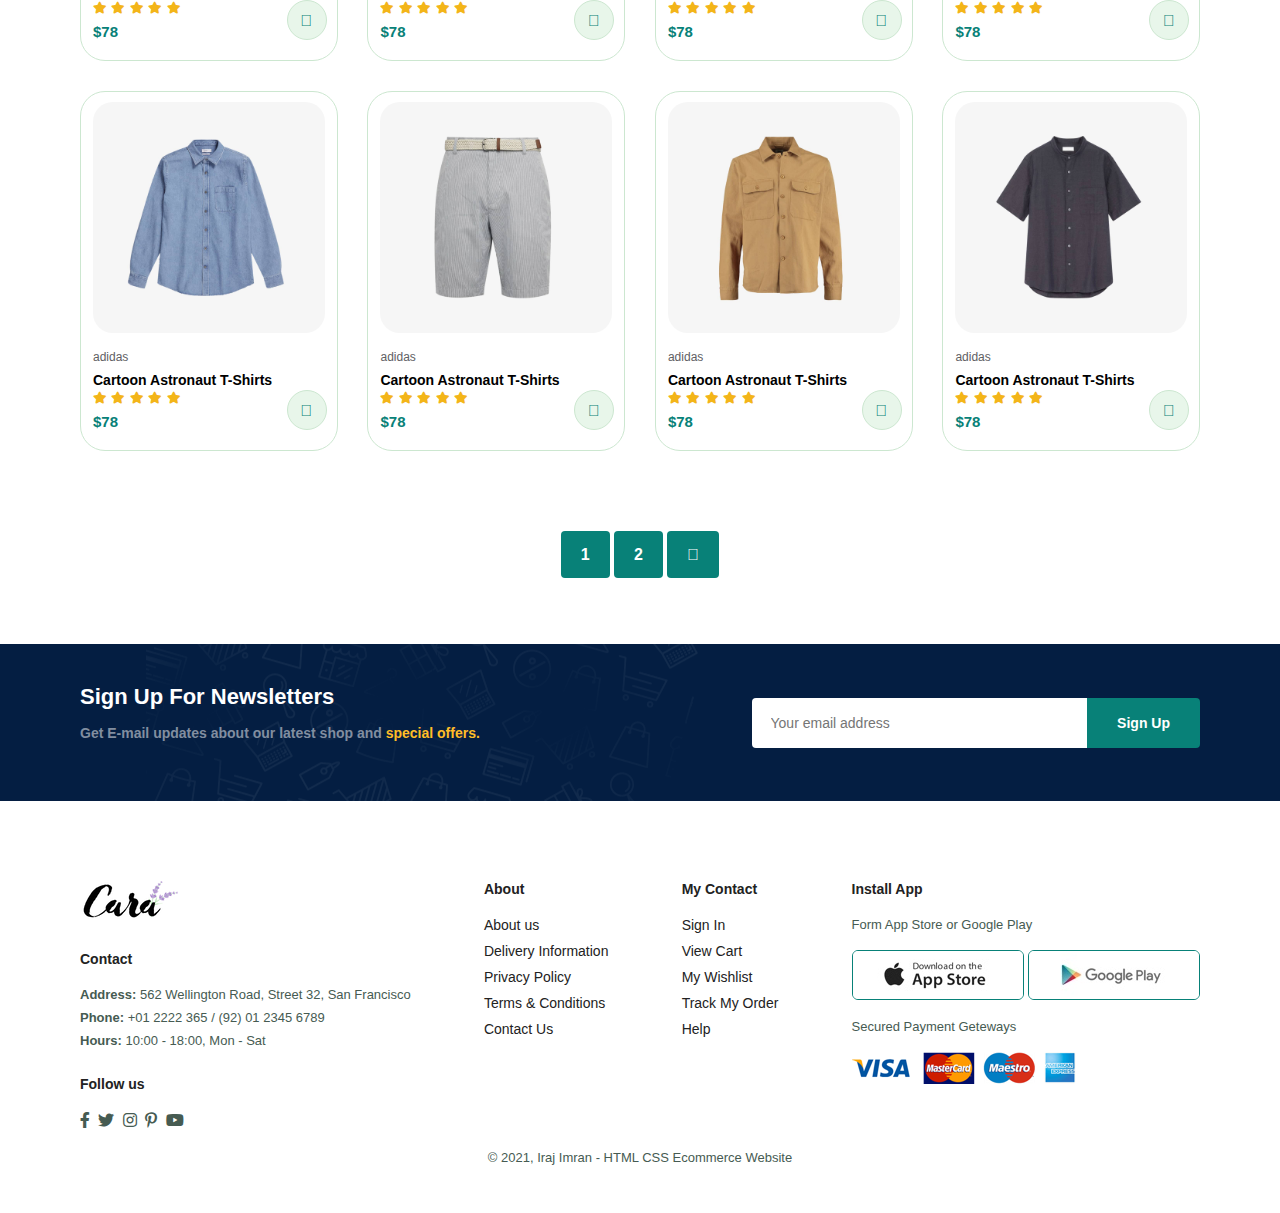
<file: E commerece/shop.html>
<!DOCTYPE html>
<html lang="en">

    <head>
        <meta charset="UTF-8">
        <meta http-equiv="X-UA-Compatible" content="IE=edge">
        <meta name="viewport" content="width=device-width, initial-scale=1.0">
        <title> Ecommerce Website</title>
        <link rel="stylesheet" href="https://pro.fontawesome.com/releases/v5.10.0/css/all.css" />
        <link rel="stylesheet" href="style.css">
        <link rel="shortcut icon" href="img/fff-removebg-preview.png" type="image/x-icon">
        <link rel="stylesheet" href="cursor.css">

    </head>
    <body>

        <section id="header">
            <a href="index.html"><img src="img/logo.png" class="logo"></a>
    
            <div>
                <ul id="navbar">
                    <li><a href="index.html">Home</a></li>
                    <li><a class="active" href="shop.html">Shop</a></li>
                    <li><a href="blog.html">Blog</a></li>
                    <li><a href="about.html">About</a></li>
                    <li><a href="contact.html">Contact</a></li>
                    <li id="lg-bag" ><a href="cart.html"><i class="far fa-shopping-bag"></i></a></li>
                    <a href="#" id="close"><i class="far fa-times"></i></a>
                </ul>
            </div>
            <div class="mobile">
                <a href="cart.html"><i class="far fa-shopping-bag"></i></a>
                <i id="bar" class="fas fa-outdent"></i>
            </div>
        </section>
        <section id="page-header">
            <h2>#stayhome</h2>
            <p>Save more with coupons & up to 70% off!</p>
        </section>
        <section id="product1" class="section-p1">
            <div class="pro-container">
            <div class="pro" onclick="window.location.href='sproduct.html';">
                <img src="img/products/f1.jpg" alt="">
                <div class="des">
                    <span>adidas</span>
                    <h5>Cartoon Astronaut T-Shirts</h5>
                    <div class="star">
                        <i class="fas fa-star"></i>
                        <i class="fas fa-star"></i>
                        <i class="fas fa-star"></i>
                        <i class="fas fa-star"></i>
                        <i class="fas fa-star"></i>
                    </div>
                    <h4> $78 </h4>
                </div>
                <a href="#"><i class="fal fa-shopping-cart cart"></i></a>
            </div>
            <div class="pro">
                <img src="img/products/f2.jpg" alt="">
                <div class="des">
                    <span>adidas</span>
                    <h5>Cartoon Astronaut T-Shirts</h5>
                    <div class="star">
                        <i class="fas fa-star"></i>
                        <i class="fas fa-star"></i>
                        <i class="fas fa-star"></i>
                        <i class="fas fa-star"></i>
                        <i class="fas fa-star"></i>
                    </div>
                    <h4> $78 </h4>
                </div>
                <a href="#"><i class="fal fa-shopping-cart cart"></i></a>
            </div>
            <div class="pro">
                <img src="img/products/f3.jpg" alt="">
                <div class="des">
                    <span>adidas</span>
                    <h5>Cartoon Astronaut T-Shirts</h5>
                    <div class="star">
                        <i class="fas fa-star"></i>
                        <i class="fas fa-star"></i>
                        <i class="fas fa-star"></i>
                        <i class="fas fa-star"></i>
                        <i class="fas fa-star"></i>
                    </div>
                    <h4> $78 </h4>
                </div>
                <a href="#"><i class="fal fa-shopping-cart cart"></i></a>
            </div>
            <div class="pro">
                <img src="img/products/f4.jpg" alt="">
                <div class="des">
                    <span>adidas</span>
                    <h5>Cartoon Astronaut T-Shirts</h5>
                    <div class="star">
                        <i class="fas fa-star"></i>
                        <i class="fas fa-star"></i>
                        <i class="fas fa-star"></i>
                        <i class="fas fa-star"></i>
                        <i class="fas fa-star"></i>
                    </div>
                    <h4> $78 </h4>
                </div>
                <a href="#"><i class="fal fa-shopping-cart cart"></i></a>
            </div>
            <div class="pro">
                <img src="img/products/f5.jpg" alt="">
                <div class="des">
                    <span>adidas</span>
                    <h5>Cartoon Astronaut T-Shirts</h5>
                    <div class="star">
                        <i class="fas fa-star"></i>
                        <i class="fas fa-star"></i>
                        <i class="fas fa-star"></i>
                        <i class="fas fa-star"></i>
                        <i class="fas fa-star"></i>
                    </div>
                    <h4> $78 </h4>
                </div>
                <a href="#"><i class="fal fa-shopping-cart cart"></i></a>
            </div>
            <div class="pro">
                <img src="img/products/f6.jpg" alt="">
                <div class="des">
                    <span>adidas</span>
                    <h5>Cartoon Astronaut T-Shirts</h5>
                    <div class="star">
                        <i class="fas fa-star"></i>
                        <i class="fas fa-star"></i>
                        <i class="fas fa-star"></i>
                        <i class="fas fa-star"></i>
                        <i class="fas fa-star"></i>
                    </div>
                    <h4> $78 </h4>
                </div>
                <a href="#"><i class="fal fa-shopping-cart cart"></i></a>
            </div>
            <div class="pro">
                <img src="img/products/f7.jpg" alt="">
                <div class="des">
                    <span>adidas</span>
                    <h5>Cartoon Astronaut T-Shirts</h5>
                    <div class="star">
                        <i class="fas fa-star"></i>
                        <i class="fas fa-star"></i>
                        <i class="fas fa-star"></i>
                        <i class="fas fa-star"></i>
                        <i class="fas fa-star"></i>
                    </div>
                    <h4> $78 </h4>
                </div>
                <a href="#"><i class="fal fa-shopping-cart cart"></i></a>
            </div>
            <div class="pro">
                <img src="img/products/f8.jpg" alt="">
                <div class="des">
                    <span>adidas</span>
                    <h5>Cartoon Astronaut T-Shirts</h5>
                    <div class="star">
                        <i class="fas fa-star"></i>
                        <i class="fas fa-star"></i>
                        <i class="fas fa-star"></i>
                        <i class="fas fa-star"></i>
                        <i class="fas fa-star"></i>
                    </div>
                    <h4> $78 </h4>
                </div>
                <a href="#"><i class="fal fa-shopping-cart cart"></i></a>
            </div>
            <div class="pro">
                <img src="img/products/n1.jpg" alt="">
                <div class="des">
                    <span>adidas</span>
                    <h5>Cartoon Astronaut T-Shirts</h5>
                    <div class="star">
                        <i class="fas fa-star"></i>
                        <i class="fas fa-star"></i>
                        <i class="fas fa-star"></i>
                        <i class="fas fa-star"></i>
                        <i class="fas fa-star"></i>
                    </div>
                    <h4> $78 </h4>
                </div>
                <a href="#"><i class="fal fa-shopping-cart cart"></i></a>
            </div>
            <div class="pro">
                <img src="img/products/n2.jpg" alt="">
                <div class="des">
                    <span>adidas</span>
                    <h5>Cartoon Astronaut T-Shirts</h5>
                    <div class="star">
                        <i class="fas fa-star"></i>
                        <i class="fas fa-star"></i>
                        <i class="fas fa-star"></i>
                        <i class="fas fa-star"></i>
                        <i class="fas fa-star"></i>
                    </div>
                    <h4> $78 </h4>
                </div>
                <a href="#"><i class="fal fa-shopping-cart cart"></i></a>
            </div>
            <div class="pro">
                <img src="img/products/n3.jpg" alt="">
                <div class="des">
                    <span>adidas</span>
                    <h5>Cartoon Astronaut T-Shirts</h5>
                    <div class="star">
                        <i class="fas fa-star"></i>
                        <i class="fas fa-star"></i>
                        <i class="fas fa-star"></i>
                        <i class="fas fa-star"></i>
                        <i class="fas fa-star"></i>
                    </div>
                    <h4> $78 </h4>
                </div>
                <a href="#"><i class="fal fa-shopping-cart cart"></i></a>
            </div>
            <div class="pro">
                <img src="img/products/n4.jpg" alt="">
                <div class="des">
                    <span>adidas</span>
                    <h5>Cartoon Astronaut T-Shirts</h5>
                    <div class="star">
                        <i class="fas fa-star"></i>
                        <i class="fas fa-star"></i>
                        <i class="fas fa-star"></i>
                        <i class="fas fa-star"></i>
                        <i class="fas fa-star"></i>
                    </div>
                    <h4> $78 </h4>
                </div>
                <a href="#"><i class="fal fa-shopping-cart cart"></i></a>
            </div>
            <div class="pro">
                <img src="img/products/n5.jpg" alt="">
                <div class="des">
                    <span>adidas</span>
                    <h5>Cartoon Astronaut T-Shirts</h5>
                    <div class="star">
                        <i class="fas fa-star"></i>
                        <i class="fas fa-star"></i>
                        <i class="fas fa-star"></i>
                        <i class="fas fa-star"></i>
                        <i class="fas fa-star"></i>
                    </div>
                    <h4> $78 </h4>
                </div>
                <a href="#"><i class="fal fa-shopping-cart cart"></i></a>
            </div>
            <div class="pro">
                <img src="img/products/n6.jpg" alt="">
                <div class="des">
                    <span>adidas</span>
                    <h5>Cartoon Astronaut T-Shirts</h5>
                    <div class="star">
                        <i class="fas fa-star"></i>
                        <i class="fas fa-star"></i>
                        <i class="fas fa-star"></i>
                        <i class="fas fa-star"></i>
                        <i class="fas fa-star"></i>
                    </div>
                    <h4> $78 </h4>
                </div>
                <a href="#"><i class="fal fa-shopping-cart cart"></i></a>
            </div>
            <div class="pro">
                <img src="img/products/n7.jpg" alt="">
                <div class="des">
                    <span>adidas</span>
                    <h5>Cartoon Astronaut T-Shirts</h5>
                    <div class="star">
                        <i class="fas fa-star"></i>
                        <i class="fas fa-star"></i>
                        <i class="fas fa-star"></i>
                        <i class="fas fa-star"></i>
                        <i class="fas fa-star"></i>
                    </div>
                    <h4> $78 </h4>
                </div>
                <a href="#"><i class="fal fa-shopping-cart cart"></i></a>
            </div>
            <div class="pro">
                <img src="img/products/n8.jpg" alt="">
                <div class="des">
                    <span>adidas</span>
                    <h5>Cartoon Astronaut T-Shirts</h5>
                    <div class="star">
                        <i class="fas fa-star"></i>
                        <i class="fas fa-star"></i>
                        <i class="fas fa-star"></i>
                        <i class="fas fa-star"></i>
                        <i class="fas fa-star"></i>
                    </div>
                    <h4> $78 </h4>
                </div>
                <a href="#"><i class="fal fa-shopping-cart cart"></i></a>
            </div>
            </div>
        </section>

        <section id="pagination" class="section-p1">
            <a href="#">1</a>
            <a href="#">2</a>
            <a href="#"><i class="fal fa-long-arrow-alt-right"></i></a>
        </section>

        <section id="newsletter"  class="section-p1 section-m1">
            <div class="newstext">
                <h4>Sign Up For Newsletters</h4>
                <p>Get E-mail updates about our latest shop and <span>special offers.</span> </p>
            </div>
            <div class="form">
                <input type="text" placeholder="Your email address">
                <button class="normal">Sign Up</button>
            </div>
        </section>
        <footer class="section-p1">
            <div class="col">
                <img class="logo" src="img/logo.png" alt="">
                <h4>Contact</h4>
                <p><strong>Address:</strong> 562 Wellington Road, Street 32, San Francisco</p>
                <p><strong>Phone:</strong> +01 2222 365 / (92) 01 2345 6789</p>
                <p><strong>Hours:</strong> 10:00 - 18:00, Mon - Sat</p>
                <div class="follow">
                    <h4>Follow us</h4>
                    <div class="icon">
                        <i class="fab fa-facebook-f"></i>
                        <i class="fab fa-twitter"></i>
                        <i class="fab fa-instagram"></i>
                        <i class="fab fa-pinterest-p"></i>
                        <i class="fab fa-youtube"></i>
                    </div>
                </div>
            </div>
    
            <div class="col">
                <h4>About</h4>
                <a href="#">About us</a>
                <a href="#">Delivery Information</a>
                <a href="#">Privacy Policy</a>
                <a href="#">Terms & Conditions</a>
                <a href="#">Contact Us</a>
            </div>
    
            <div class="col">
                <h4>My Contact</h4>
                <a href="#">Sign In</a>
                <a href="#">View Cart</a>
                <a href="#">My Wishlist</a>
                <a href="#">Track My Order</a>
                <a href="#">Help</a>
            </div>
    
            <div class="col install">
                <h4>Install App</h4>
                <p>Form App Store or Google Play</p>
                <div class="row">
                    <img src="img/pay/app.jpg" alt="">
                    <img src="img/pay/play.jpg" alt="">
                </div>
                <p>Secured Payment Geteways</p>
                <img src="img/pay/pay.png" alt="">
            </div>
            
    
            <div class="copyright">
                <p>© 2021, Iraj Imran - HTML CSS Ecommerce Website</p>
            </div>
        </footer>


        <script src="cursor.js"></script>
        <script src="script.js"></script>
    </body>

</html>
</file>
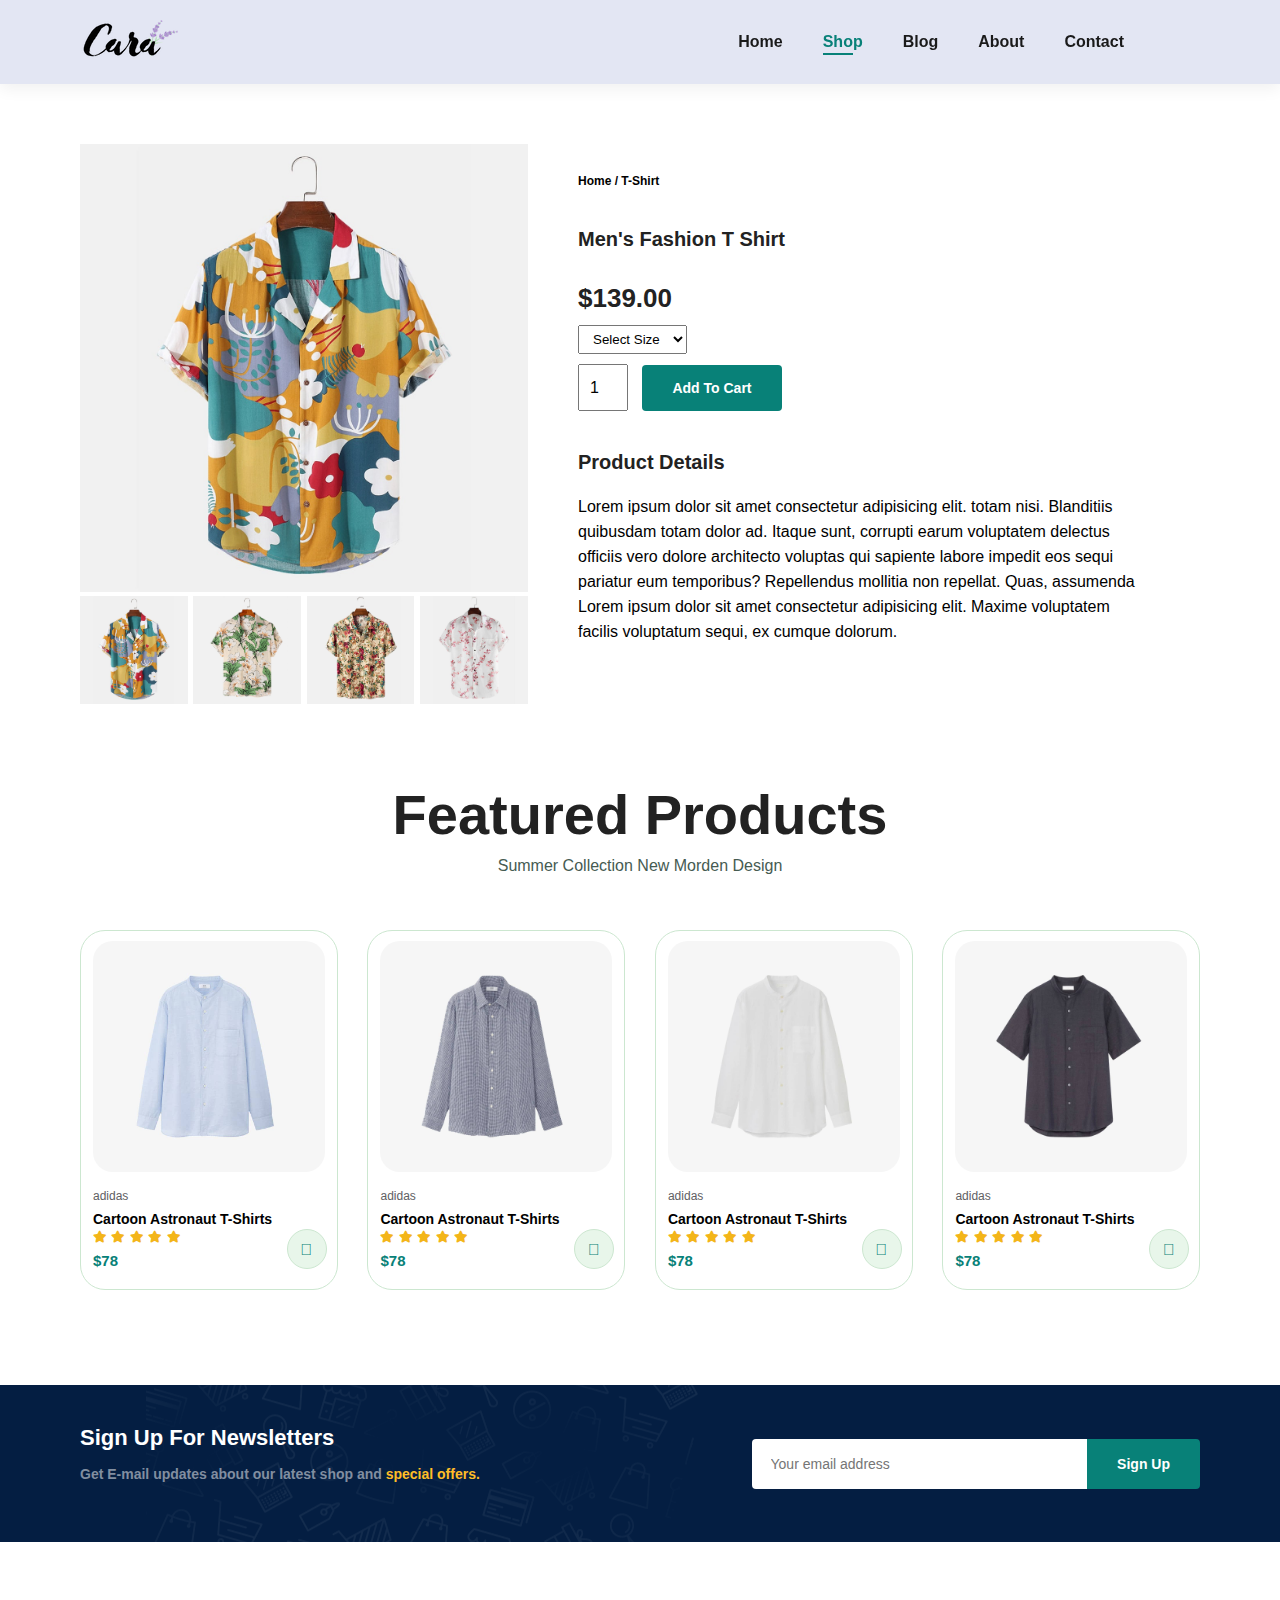
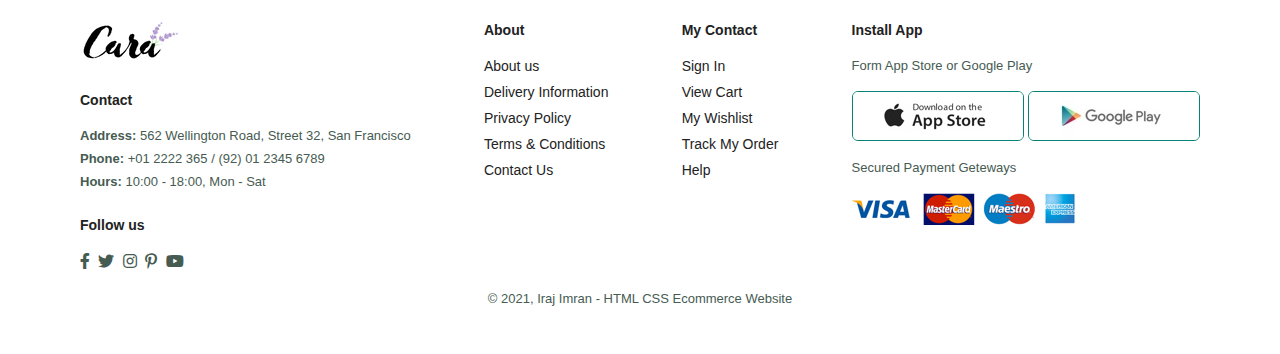
<file: E commerece/sproduct.html>
<!DOCTYPE html>
<html lang="en">

    <head>
        <meta charset="UTF-8">
        <meta http-equiv="X-UA-Compatible" content="IE=edge">
        <meta name="viewport" content="width=device-width, initial-scale=1.0">
        <title> Ecommerce Website</title>
        <link rel="stylesheet" href="https://pro.fontawesome.com/releases/v5.10.0/css/all.css" />
        <link rel="stylesheet" href="style.css">
        <link rel="stylesheet" href="cursor.css">
        <link rel="shortcut icon" href="img/fff-removebg-preview.png" type="image/x-icon">
    </head>
    <body>

        <section id="header">
            <a href="index.html"><img src="img/logo.png" class="logo"></a>
    
            <div>
                <ul id="navbar">
                    <li><a href="index.html">Home</a></li>
                    <li><a class="active" href="shop.html">Shop</a></li>
                    <li><a href="blog.html">Blog</a></li>
                    <li><a href="about.html">About</a></li>
                    <li><a href="contact.html">Contact</a></li>
                    <li id="lg-bag" ><a href="cart.html"><i class="far fa-shopping-bag"></i></a></li>
                    <a href="#" id="close"><i class="far fa-times"></i></a>
                </ul>
            </div>
            <div class="mobile">
                <a href="cart.html"><i class="far fa-shopping-bag"></i></a>
                <i id="bar" class="fas fa-outdent"></i>
            </div>
        </section>

        <section id="prodetails" class="section-p1">
            <div class="single-pro-image">
                <img src="img/products/f1.jpg" width="100%" id="MainImg" alt="">

                <div class="small-img-group">
                    <div class="small-img-col">
                        <img src="img/products/f1.jpg" width="100%" class="small-img" alt="">
                    </div>
                    <div class="small-img-col">
                        <img src="img/products/f2.jpg" width="100%" class="small-img" alt="">
                    </div>
                    <div class="small-img-col">
                        <img src="img/products/f3.jpg" width="100%" class="small-img" alt="">
                    </div>
                    <div class="small-img-col">
                        <img src="img/products/f4.jpg" width="100%" class="small-img" alt="">
                    </div>
                </div>
            </div>
            <div class="single-pro-details">
                <h6>Home / T-Shirt</h6>
                <h4>Men's Fashion T Shirt</h4>
                <h2>$139.00</h2>
                <select>
                    <option>Select Size</option>
                    <option>XL</option>
                    <option>XXL</option>
                    <option>Small</option>
                    <option>Large</option>▐
                </select>
                <input type="number" value="1">
                <button class="normal">Add To Cart</button>
                <h4>Product Details</h4>
                <span>Lorem ipsum dolor sit amet consectetur adipisicing elit. totam nisi. Blanditiis quibusdam totam dolor ad. Itaque sunt, corrupti earum voluptatem delectus officiis vero dolore architecto voluptas qui sapiente labore impedit eos sequi pariatur eum temporibus? Repellendus mollitia non repellat. Quas, assumenda Lorem ipsum dolor sit amet consectetur adipisicing elit. Maxime voluptatem facilis voluptatum sequi, ex cumque dolorum.</span>
            </div>
        </section>

        <section id="product1" class="section-p1">
            <h2>Featured Products</h2>
            <p>Summer Collection New Morden Design</p>
            <div class="pro-container">
            <div class="pro">
                <img src="img/products/n1.jpg" alt="">
                <div class="des">
                    <span>adidas</span>
                    <h5>Cartoon Astronaut T-Shirts</h5>
                    <div class="star">
                        <i class="fas fa-star"></i>
                        <i class="fas fa-star"></i>
                        <i class="fas fa-star"></i>
                        <i class="fas fa-star"></i>
                        <i class="fas fa-star"></i>
                    </div>
                    <h4> $78 </h4>
                </div>
                <a href="#"><i class="fal fa-shopping-cart cart"></i></a>
            </div>
            <div class="pro">
                <img src="img/products/n2.jpg" alt="">
                <div class="des">
                    <span>adidas</span>
                    <h5>Cartoon Astronaut T-Shirts</h5>
                    <div class="star">
                        <i class="fas fa-star"></i>
                        <i class="fas fa-star"></i>
                        <i class="fas fa-star"></i>
                        <i class="fas fa-star"></i>
                        <i class="fas fa-star"></i>
                    </div>
                    <h4> $78 </h4>
                </div>
                <a href="#"><i class="fal fa-shopping-cart cart"></i></a>
            </div>
            <div class="pro">
                <img src="img/products/n3.jpg" alt="">
                <div class="des">
                    <span>adidas</span>
                    <h5>Cartoon Astronaut T-Shirts</h5>
                    <div class="star">
                        <i class="fas fa-star"></i>
                        <i class="fas fa-star"></i>
                        <i class="fas fa-star"></i>
                        <i class="fas fa-star"></i>
                        <i class="fas fa-star"></i>
                    </div>
                    <h4> $78 </h4>
                </div>
                <a href="#"><i class="fal fa-shopping-cart cart"></i></a>
            </div>
            <div class="pro">
                <img src="img/products/n8.jpg" alt="">
                <div class="des">
                    <span>adidas</span>
                    <h5>Cartoon Astronaut T-Shirts</h5>
                    <div class="star">
                        <i class="fas fa-star"></i>
                        <i class="fas fa-star"></i>
                        <i class="fas fa-star"></i>
                        <i class="fas fa-star"></i>
                        <i class="fas fa-star"></i>
                    </div>
                    <h4> $78 </h4>
                </div>
                <a href="#"><i class="fal fa-shopping-cart cart"></i></a>
            </div>
            </div>
        </section>

        <section id="newsletter"  class="section-p1 section-m1">
            <div class="newstext">
                <h4>Sign Up For Newsletters</h4>
                <p>Get E-mail updates about our latest shop and <span>special offers.</span> </p>
            </div>
            <div class="form">
                <input type="text" placeholder="Your email address">
                <button class="normal">Sign Up</button>
            </div>
        </section>
        <footer class="section-p1">
            <div class="col">
                <img class="logo" src="img/logo.png" alt="">
                <h4>Contact</h4>
                <p><strong>Address:</strong> 562 Wellington Road, Street 32, San Francisco</p>
                <p><strong>Phone:</strong> +01 2222 365 / (92) 01 2345 6789</p>
                <p><strong>Hours:</strong> 10:00 - 18:00, Mon - Sat</p>
                <div class="follow">
                    <h4>Follow us</h4>
                    <div class="icon">
                        <i class="fab fa-facebook-f"></i>
                        <i class="fab fa-twitter"></i>
                        <i class="fab fa-instagram"></i>
                        <i class="fab fa-pinterest-p"></i>
                        <i class="fab fa-youtube"></i>
                    </div>
                </div>
            </div>
    
            <div class="col">
                <h4>About</h4>
                <a href="#">About us</a>
                <a href="#">Delivery Information</a>
                <a href="#">Privacy Policy</a>
                <a href="#">Terms & Conditions</a>
                <a href="#">Contact Us</a>
            </div>
    
            <div class="col">
                <h4>My Contact</h4>
                <a href="#">Sign In</a>
                <a href="#">View Cart</a>
                <a href="#">My Wishlist</a>
                <a href="#">Track My Order</a>
                <a href="#">Help</a>
            </div>
    
            <div class="col install">
                <h4>Install App</h4>
                <p>Form App Store or Google Play</p>
                <div class="row">
                    <img src="img/pay/app.jpg" alt="">
                    <img src="img/pay/play.jpg" alt="">
                </div>
                <p>Secured Payment Geteways</p>
                <img src="img/pay/pay.png" alt="">
            </div>
            
    
            <div class="copyright">
                <p>© 2021, Iraj Imran - HTML CSS Ecommerce Website</p>
            </div>
        </footer>


        <script>
            var MainImg = document.getElementById("MainImg");
            var smallimg = document.getElementsByClassName("small-img");

            smallimg[0].onclick = function() {
                MainImg.src = smallimg[0].src;
            }
            smallimg[1].onclick = function() {
                MainImg.src = smallimg[1].src;
            }
            smallimg[2].onclick = function() {
                MainImg.src = smallimg[2].src;
            }
            smallimg[3].onclick = function() {
                MainImg.src = smallimg[3].src;
            }
        </script>

        <script src="script.js"></script>
        <script src="cursor.js"></script>
    </body>

</html>
</file>
<file: E commerece/style.css>
@import url("https://fonts.googleapis.com/css2?family=Spartan:wght@100;200;300;400;500;600;700;800;900&display=swap");

* {
    margin: 0;
    padding: 0;
    box-sizing: border-box;
    font-family: Arial, Spartan, sans-serif;
}


h1 {
    font-size: 50px;
    line-height: 64px;
    color: #222;
}

h2 {
    font-size: 56px;
    line-height: 54px;
    color: #222;
}

h4 {
    font-size: 20px;
    color: #222;
}

h6 {
    font-weight: 700;
    font-size: 12px;
}

p {
    font-size: 16px;
    color: #465b52;
    margin: 15px 0 20px 0;
}

.section-p1 {
    padding: 40px 80px;
}

.section-m1 {
    margin: 40px 0;
}

button.normal {
    font-size: 14px;
    font-weight: 600;
    padding: 15px 30px;
    color: #000;
    background-color: #fff;
    border-radius: 4px;
    cursor: pointer;
    border: none;
    outline: none;
    transition: 0.2s;
}

button.white {
    font-size: 13px;
    font-weight: 600;
    padding: 11px 18px;
    color: #fff;
    background-color: transparent;
    cursor: pointer;
    border: 1px solid #fff;
    outline: none;
    transition: 0.2s;
}

body {
    width: 100%;
}

#header {
    display: flex;
    align-items: center;
    justify-content: space-between;
    padding: 20px 80px;
    background: #E3E6F3;
    box-shadow: 0 5px 15px rgba(0, 0, 0, 0.06);
    z-index: 999;
    position: sticky;
    top: 0;
    left: 0;
}

#navbar {
    display: flex;
    align-items: center;
    justify-content: center;
}

#navbar li {
    list-style: none;
    padding: 0 20px;
    position: relative;
}

#navbar li a {
    text-decoration: none;
    font-size: 16px;
    font-weight: 550;
    color: #1a1a1a;
    transition: 0.3s ease;
}

#navbar li a.active {
    color: #088178;
}

#navbar li a:hover {
    color: #088178;
}

#navbar li a.active::after,
#navbar li a:hover::after {
    content: '';
    width: 30px;
    height: 2px;
    background: #088178;
    position: absolute;
    bottom: -4px;
    left: 20px;
}

.haf:hover{
    color: #088178;
}

#navbar li a.haf::after,
a.haf:hover::after {
    content: '';
    width: 15px;
    height: 2px;
    background: #088178;
    position: absolute;
    bottom: -4px;
    left: 20px;
}

.mobile {
    display: none;
    align-items: center;
}

#close {
    display: none;
}

#hero {
    background-image: url(img/hero4.png);
    height: 90vh;
    width: 100%;
    background-size: cover;
    background-position: top 25% right 0;
    padding: 0 80px;
    display: flex;
    flex-direction: column;
    align-items: flex-start;
    justify-content: center;
}

#hero h4 {
    padding-bottom: 15px;
}

#hero h1 {
    color: #088178;
}

#hero button {
    background-image: url(img/button.png);
    background-color: transparent;
    color: #088178;
    border: 0;
    padding: 14px 80px 14px 65px;
    background-repeat: no-repeat;
    cursor: pointer;
    font-weight: 700;
    font-size: 15px;

}

#feature {
    display: flex;
    align-items: center;
    justify-content: space-between;
    flex-wrap: wrap;
}

#feature .fe-box {
    width: 180px;
    text-align: center;
    padding: 25px 15px;
    box-shadow: 20px 20px 34px rgba(0, 0, 0, 0.03);
    border: 1px solid #cce7d0;
    border-radius: 4px;
    margin: 15px 0;
}

#feature .fe-box:hover {
    box-shadow: 10px 10px 54px rgba(70, 62, 221, 0.1);
}

#feature .fe-box img {
    width: 100%;
    margin-bottom: 10px;
}

#feature .fe-box h6 {
    display: inline-block;
    padding: 9px 8px 6px 8px;
    line-height: 1;
    border-radius: 4px;
    color: #088178;
    background-color: #fddde4;
}

#feature .fe-box:nth-child(2) h6 {
    background-color: #cdebbc;
}

#feature .fe-box:nth-child(3) h6 {
    background-color: #d1e8f2;
}

#feature .fe-box:nth-child(4) h6 {
    background-color: #cdd4f8;
}

#feature .fe-box:nth-child(5) h6 {
    background-color: #f6dbf6;
}

#feature .fe-box:nth-child(6) h6 {
    background-color: #fff2e5;
}

#product1 {
    text-align: center;
}

#product1 .pro-container {
    display: flex;
    justify-content: space-between;
    padding-top: 20px;
    flex-wrap: wrap;
}

#product1 .pro {
    width: 23%;
    min-width: 250px;
    padding: 10px 12px;
    border: 1px solid #cce7d0;
    border-radius: 25px;
    cursor: pointer;
    margin: 15px 0;
    transition: 0.2s ease;
    position: relative;
}

#product1 .pro:hover {
    box-shadow: 20px 20px 30px rgba(0, 0, 0, 0.04);
}

#product1 .pro img {
    width: 100%;
    border-radius: 20px;
}

#product1 .pro .des {
    text-align: start;
    padding: 10px 0;
}

#product1 .pro .des span {
    color: #606063;
    font-size: 12px;
}

#product1 .pro .des h5 {
    padding-top: 7px;
    columns: #1a1a1a;
    font-size: 14px;
}

#product1 .pro .des i {
    font-size: 12px;
    color: rgb(243, 181, 25);
}

#product1 .pro .des h4 {
    padding-top: 7px;
    font-size: 15px;
    font-weight: 700;
    color: #088178;
}

#product1 .pro .cart {
    width: 40px;
    height: 40px;
    line-height: 40px;
    border-radius: 50px;
    background-color: #e8f6ea;
    font-weight: 500;
    color: #088178;
    border: 1px solid #cce7d0;
    position: absolute;
    bottom: 20px;
    right: 10px;
}

#banner {
    display: flex;
    flex-direction: column;
    justify-content: center;
    align-items: center;
    text-align: center;
    background-image: url(img/banner/b2.jpg);
    width: 100%;
    height: 40vh;
    background-size: cover;
    background-position: center;
}

#banner h4 {
    color: #fff;
    font-size: 16px;
}

#banner h2 {
    color: #fff;
    font-size: 30px;
    padding: 10px 0;
}

#banner h2 span {
    color: #ef3663;
}

#banner button.normal:hover {
    background-color: #088178;
    color: #fff;
}

#sm-banner {
    display: flex;
    justify-content: space-between;
    flex-wrap: wrap;
}

#sm-banner .banner-box {
    display: flex;
    flex-direction: column;
    justify-content: center;
    align-items: flex-start;
    background-image: url(img/banner/b17.jpg);
    width: 575px;
    height: 50vh;
    background-size: cover;
    background-position: center;
    padding: 30px;
}

#sm-banner .banner-box2 {
    background-image: url(img/banner/b10.jpg);
}

#sm-banner h4 {
    color: #fff;
    font-size: 20px;
    font-weight: 300;
}

#sm-banner h2 {
    color: #fff;
    font-size: 28px;
    font-weight: 800;
}

#sm-banner span {
    color: #fff;
    font-size: 14px;
    font-weight: 500;
    padding-bottom: 15px;
}

#sm-banner .banner-box:hover button {
    background-color: #088178;
    border: 1px solid #088178;
}

#banner3 {
    display: flex;
    justify-content: space-between;
    flex-wrap: wrap;
    padding: 0 80px;
}

#banner3 .banner-box {
    display: flex;
    flex-direction: column;
    justify-content: center;
    align-items: flex-start;
    background-image: url(img/banner/b7.jpg);
    width: 31%;
    height: 30vh;
    background-size: cover;
    background-position: center;
    padding: 20px;
    margin-bottom: 20px;
    cursor: pointer;
}

#banner3 .banner-box2 {
    background-image: url(img/banner/b4.jpg);
    cursor: pointer;
}

#banner3 .banner-box3 {
    background-image: url(img/banner/b18.jpg);
    cursor: pointer;
}

#banner3 h2 {
    color: #fff;
    font-weight: 900;
    font-size: 22px;
}

#banner3 h3 {
    color: #ec544e;
    font-weight: 800;
    font-size: 15px;
}

#newsletter {
    display: flex;
    justify-content: space-between;
    flex-wrap: wrap;
    align-items: center;
    background-image: url(img/banner/b14.png);
    background-repeat: no-repeat;
    background-position: 20% 30%;
    background-color: #041e42;
}

#newsletter h4 {
    font-size: 22px;
    font-weight: 700;
    color: #fff;
}

#newsletter p {
    font-size: 14px;
    font-weight: 600;
    color: #818ea0;
}

#newsletter p span {
    color: #ffbd27;
}

#newsletter .form {
    display: flex;
    width: 40%;
}

#newsletter input {
    height: 3.125rem;
    padding: 0 1.25em;
    font-size: 14px;
    width: 100%;
    border: 1px solid transparent;
    border-radius: 4px;
    outline: none;
    border-top-right-radius: 0;
    border-bottom-right-radius: 0;
}

#newsletter button {
    background-color: #088178;
    color: #fff;
    white-space: nowrap;
    border-top-left-radius: 0;
    border-bottom-left-radius: 0;
}

footer {
    display: flex;
    flex-wrap: wrap;
    justify-content: space-between;
}


footer .col {
    display: flex;
    flex-direction: column;
    align-items: flex-start;
    margin-bottom: 20px;
}

footer .logo {
    margin-bottom: 30px;
}

footer h4 {
    font-size: 14px;
    padding-bottom: 20px;
}

footer p {
    font-size: 13px;
    margin: 0 0 8px 0;
}

footer a {
    font-size: 14px;
    text-decoration: none;
    color: #222;
    margin-bottom: 10px;
}

footer .follow {
    margin-top: 20px;
}

footer .follow i {
    color: #465b52;
    padding-right: 4px;
    cursor: pointer;
}

footer .install .row img {
    border: 1px solid #088178;
    border-radius: 6px;
}

footer .install img {
    margin: 10px 0 15px 0;
}

footer .follow i:hover,
footer a:hover {
    color: #088178;
}

footer .copyright {
    width: 100%;
    text-align: center;
}

/* ====== shop page ====== */

#page-header{
    background-image: url(img/banner/b1.jpg);
    width: 100%;
    height: 40vh;
    background-size: cover;
    display: flex;
    justify-content: center;
    text-align: center;
    flex-direction: column;
    padding: 14px;
}

#page-header h2,
#page-header p {
    color: #fff;
}

#pagination {
    text-align: center;
}

#pagination a{
    text-decoration: none;
    background-color: #088178;
    padding: 15px 20px;
    border-radius: 4px;
    color: #fff;
    font-weight: 600;
}

#pagination a i{
    font-size: 16px;
    font-weight: 600;
}

/* ===== single product ===== */

#prodetails {
    display: flex;
    margin-top: 20px;
}

#prodetails .single-pro-image{
    width: 40%;
    margin-right: 50px;
}

.small-img-group{
    display: flex;
    justify-content: space-between;
}

.small-img-col{
    flex-basis: 24%;
    cursor: pointer;
}

#prodetails .single-pro-details{
    width: 50%;
    padding-top: 30px;
}

#prodetails .single-pro-details h4{
    padding: 40px 0 20px 0;
}

#prodetails .single-pro-details h2{
    font-size: 26px;
}

#prodetails .single-pro-details select{
    display: block;
    padding: 5px 10px;
    margin-bottom: 10px;
}

#prodetails .single-pro-details input{
    width: 50px;
    height: 47px;
    padding-left: 10px;
    font-size: 16px;
    margin-right: 10px;
}

#prodetails .single-pro-details input:focus{
    outline: none;
}

#prodetails .single-pro-details button{
    background: #088178;
    color: #fff;
}

#prodetails .single-pro-details span{
    line-height: 25px;
}

/* blog page */

#page-header.blog-header{
    background-image: url(img/banner/b19.jpg);
}

#blog{
    padding: 150px 150px 0 150px;
}

#blog .blog-box{
    display: flex;
    align-items: center;
    width: 100%;
    position: relative;
    padding-bottom: 90px;
}

#blog .blog-img{
    width: 50%;
    margin-right: 40px;
}

#blog img{
    width: 100%;
    height: 300px;
    object-fit: cover;
}

#blog .blog-details{
    width: 50%;
}

#blog .blog-details a {
    text-decoration: none;
    font-size: 11px;
    color: #000;
    font-weight: 700;
    position: relative;
    transition: 0.3s;
}

#blog .blog-details a::after {
    content: '';
    width: 50px;
    height: 1px;
    background-color: #000;
    position: absolute;
    top: 4px;
    right: -60px;
}

#blog .blog-details a:hover {
    color: #088178;
}

#blog .blog-details a:hover::after{
    background-color: #088178;
}

#blog .blog-box h1{
    position: absolute;
    top: -45px;
    left: 0;
    font-size: 70px;
    font-weight: 700;
    color: #c9cbce;
    z-index: -9;
}

/* about page */

#page-header.about-header{
    background-image: url(img/banner.png);
}

#about-head{
    display: flex;
    align-items: center;
}

#about-head img{
    width: 50%;
    height: auto;
}

#about-head div{
    padding-left: 40px;
}

#about-head div p {
    text-align: justify;
}

#about-app{
    text-align: center;
}

#about-app .video {
    width: 70%;
    height: 100%;
    margin: 30px auto 0 auto;
}

#about-app .video video{
    width: 100%;
    height: 100%;
    border-radius: 20px;
}

/* contact-page */
#contact-details {
    display: flex;
    align-items: center;
    justify-content: space-between;
}

#contact-details .details{
    width: 40%;
}

#contact-details .details span,
#form-details form span {
    font-size: 12px;
}

#contact-details .details h2,
#form-details form h2 {
    font-size: 26px;
    line-height: 35px;
    padding: 20px 0;
}

#contact-details .details h3{
    font-size: 16px; 
    padding-bottom: 15px;
}

#contact-details .details  li{
    list-style: none;
    display: flex;
    padding: 10px 0;
}

#contact-details .details li i{
    font-size: 14px;
    padding-right: 22px;
}

#contact-details .details li p {
    margin: 0;
    font-size: 14px;
}

#contact-details .map{
width: 55%;
height: 400px;
}

#contact-details .map iframe {
    width: 100%;
    height: 100%;
}

#form-details{
    display: flex;
    justify-content: space-between;
    margin: 30px;
    padding: 80px;
    border: 1px solid #e1e1e1;
}

#form-details form{
    width: 65%;
    display: flex;
    flex-direction: column;
    align-items: flex-start;
}

#form-details form input,
#form-details form textarea{
    width: 100%;
    padding: 12px 15px;
    outline: none;
    margin-bottom: 20px;
    border: 1px solid #e1e1e1;
}

#form-details form button {
    background-color: #088178;
    color: #fff;
}

#form-details .people div{
    padding-bottom: 25px;
    display: flex;
    align-items: flex-start;
}

#form-details .people div img{
    width: 65px;
    height: 65px;
    object-fit: cover;
    margin-right: 15px;
}

#form-details .people div p{
    margin: 0;
    font-size: 13px;
    line-height: 25px;
}

#form-details .people div p span{
    display: block;
    font-size: 16px;
    font-weight: 600;
    color: #000;
}

/* cart page */

#cart {
    overflow-x: auto;
}

#cart table{
    width: 100%;
    border-collapse: collapse;
    table-layout: fixed;
    white-space: nowrap;
}

#cart table img{
    width: 70px;
}

#cart table td:nth-child(1){
    width: 100px;
    text-align: center;
}
#cart table td:nth-child(2){
    width: 150px;
    text-align: center;
}
#cart table td:nth-child(3){
    width: 250px;
    text-align: center;
}
#cart table td:nth-child(4),
#cart table td:nth-child(5),
#cart table td:nth-child(6){
    width: 150px;
    text-align: center;
}
#cart table td:nth-child(5) input {
    width: 70px;
    padding: 10px 5px 10px 15px;
}

#cart table thead {
    border: 1px solid #e2e9e1;
    border-left: none;
    border-right: none;
}

#cart table thead td{
    font-weight: 700;
    text-transform: uppercase;
    font-size: 13px;
    padding: 18px 0;
}

#cart table tbody tr td {
    padding-top: 15px;
}

#cart table tbody td {
    font-size: 13px;
}

#cart-add{
    display: flex;
    flex-wrap: wrap;
    justify-content: space-between;
}

#coupon {
    width: 50%;
    margin-bottom: 30px;
}

#coupon h3,
#subtotal h3{
    padding-bottom: 15px;
}

#coupon input{
    padding: 10px 20px;
    outline: none;
    width: 60%;
    margin-right: 10px;
    border: 1px solid #e2e9e1;
}

#coupon button,
#subtotal button {
    background-color: #088178;
    color: #fff;
    padding: 12px 20px;
}

#subtotal{
    width: 50%;
    margin-bottom: 30px;
    border: 1px solid #e2e9e1;
    padding: 30px;
}

#subtotal table {
    border-collapse: collapse;
    width: 100%;
    margin-bottom: 20px;
}

#subtotal table td{
    width: 50%;
    border: 1px solid #e2e9e1;
    padding: 10px;
    font-size: 13px;
}










@media (max-width:799px) {
    .section-p1{
        padding: 40px 40px;
    }
    #navbar {
        display: flex;
        flex-direction: column;
        align-items: flex-start;
        justify-content: flex-start;
        position: fixed;
        top: 0;
        right: -300px;
        height: 100vh;
        width: 300px;
        background-color: #E3E6F3;
        box-shadow: 0 40px 60px rgba(0, 0, 0, 0.1);
        padding: 80px 0 0 10px;
        transition: 0.3s;
    }

    #navbar.active{
        right: 0px;
    }

    #navbar li {
        margin-bottom: 25px;
    }

    .mobile {
        display: flex;
        align-items: center;
    }
    .mobile i{
        color: #1a1a1a;
        text-decoration: none;
        font-size: 24px;
        padding-left: 20px;
    }
    #close {
        display: inline;
        position: absolute;
        top: 30px;
        left: 30px;
        color: #222;
        font-size: 24px;
    }
    #lg-bag{
        display: none;
    }

    #hero {
        height: 70vh;
        padding: 0 80px;
        background-position: top 30% right 30%;
    }
    #hero h1 {
        color: #088178;
        font-size: 43px;
    }
    #hero h2 {
        font-size: 47px;
    }
    #feature {
        justify-content: center;
    }
    #feature .fe-box{
        margin: 15px 15px;
    }
    #product1 .pro-container {
        justify-content: center;
    }
    #product1 .pro{
        margin: 15px;
    }
    #banner{
        height: 20vh;
    }
    #sm-banner .banner-box {
        min-width: 100%;
        height: 30vh;
    }
    #banner3 {
        padding: 0 40px;
    }
    #banner3 .banner-box {
        width: 30%;
    }
    #newsletter .form {
        width: 70%;
    }

    /* contact page */

    #form-details{
        padding: 40px;
    }
    #form-details form{
        width: 50%;
    }
}




@media (max-width: 477px) {
    .section-p1 {
        padding: 20px;
    }
    #header {
        padding: 20px 30px;
    }
    #hero{
        padding: 0 20px;
        background-position: 55%;
    }
    #hero h1 {
        color: #088178;
        font-size: 31px;
    }
    #hero h2 {
        font-size: 35px;
    }
    #hero{
        padding: 0 20px;
        background-position: 55%;
    }
    #feature {
        justify-content: space-between;
    }
    #feature .fe-box {
        width: 155px;
        margin: 0 0 15px 0;
    }
    #product1 h2{
        font-size: 30px;
    }
    #product1 .pro{
        width: 100%;
    }
    #banner {
        height: 40vh;
    }
    #sm-banner .banner-box {
        height: 40vh;
    }
    #sm-banner .banner-box2 {
        margin-top: 20px;
    }
    #banner3 {
        padding: 0 20px;
    }
    #banner3 .banner-box{
        width: 100%;
    }
    #newsletter{
        padding: 40px 20px;
    }
    #newsletter .form{
        width: 100%;
    }
    footer .copyright {
        text-align: start;
    }

    /* ===== single product ==== */
    #prodetails {
        display: flex;
        flex-direction: column;
    }
    #prodetails .single-pro-image{
        width: 100%;
        margin-right: 0px;
    }
    #prodetails .single-pro-details{
        width: 100%;
    }
    #blog{
        padding: 100px 20px 0 20px;
    }
    #blog .blog-box{
        display: flex;
        flex-direction: column;
        align-items: flex-start;
    }

    #blog .blog-img{
        width: 100%;
        margin-right: 0;
        margin-bottom: 30px;
    }
    #blog .blog-details{
        width: 100%;
    }

    /* about page */
    #about-head{
        flex-direction: column;
    }
    #about-head img{
        width: 100%;
        margin-bottom: 20px;
    }
    #about-head div{
        padding-left: 0px;
    }
    #about-app .video{
        width: 100%;
    }
    #contact-details {
        flex-direction: column;
    }
    #contact-details .details {
        width: 100%;
        margin-bottom: 30px;
    }
    #contact-details .map{
        width: 100%;
    }
    #form-details{
        margin: 10px;
        padding: 30px 10px;
        flex-wrap: wrap;
    }
    #form-details form{
        width: 100%;
        margin-bottom: 30px;
    }

    /* cart-page */

    #cart-add{
        flex-direction: column;
    }
    #coupon {
        width: 100%;
    }
    #subtotal{
        width: 100%;
        padding: 20px;
    }
}
</file>
<file: E commerece/cursor.css>
/* body{
    cursor: none;
} */

.cursor-dot{
    width: 5px;
    height: 5px;
    background-color: rgb(0, 0, 0);
}

.cursor-outline{
    width: 30px;
    height: 30px;
    border: 2px solid hsla(0, 0%, 0%, 0.5);
}

.cursor-dot,
.cursor-outline {
    position: fixed;
    top: 0;
    left: 0;
    transform: translate(-50%, -50%);
    border-radius: 50%;
    z-index: 1;
    pointer-events: none;
}
</file>
